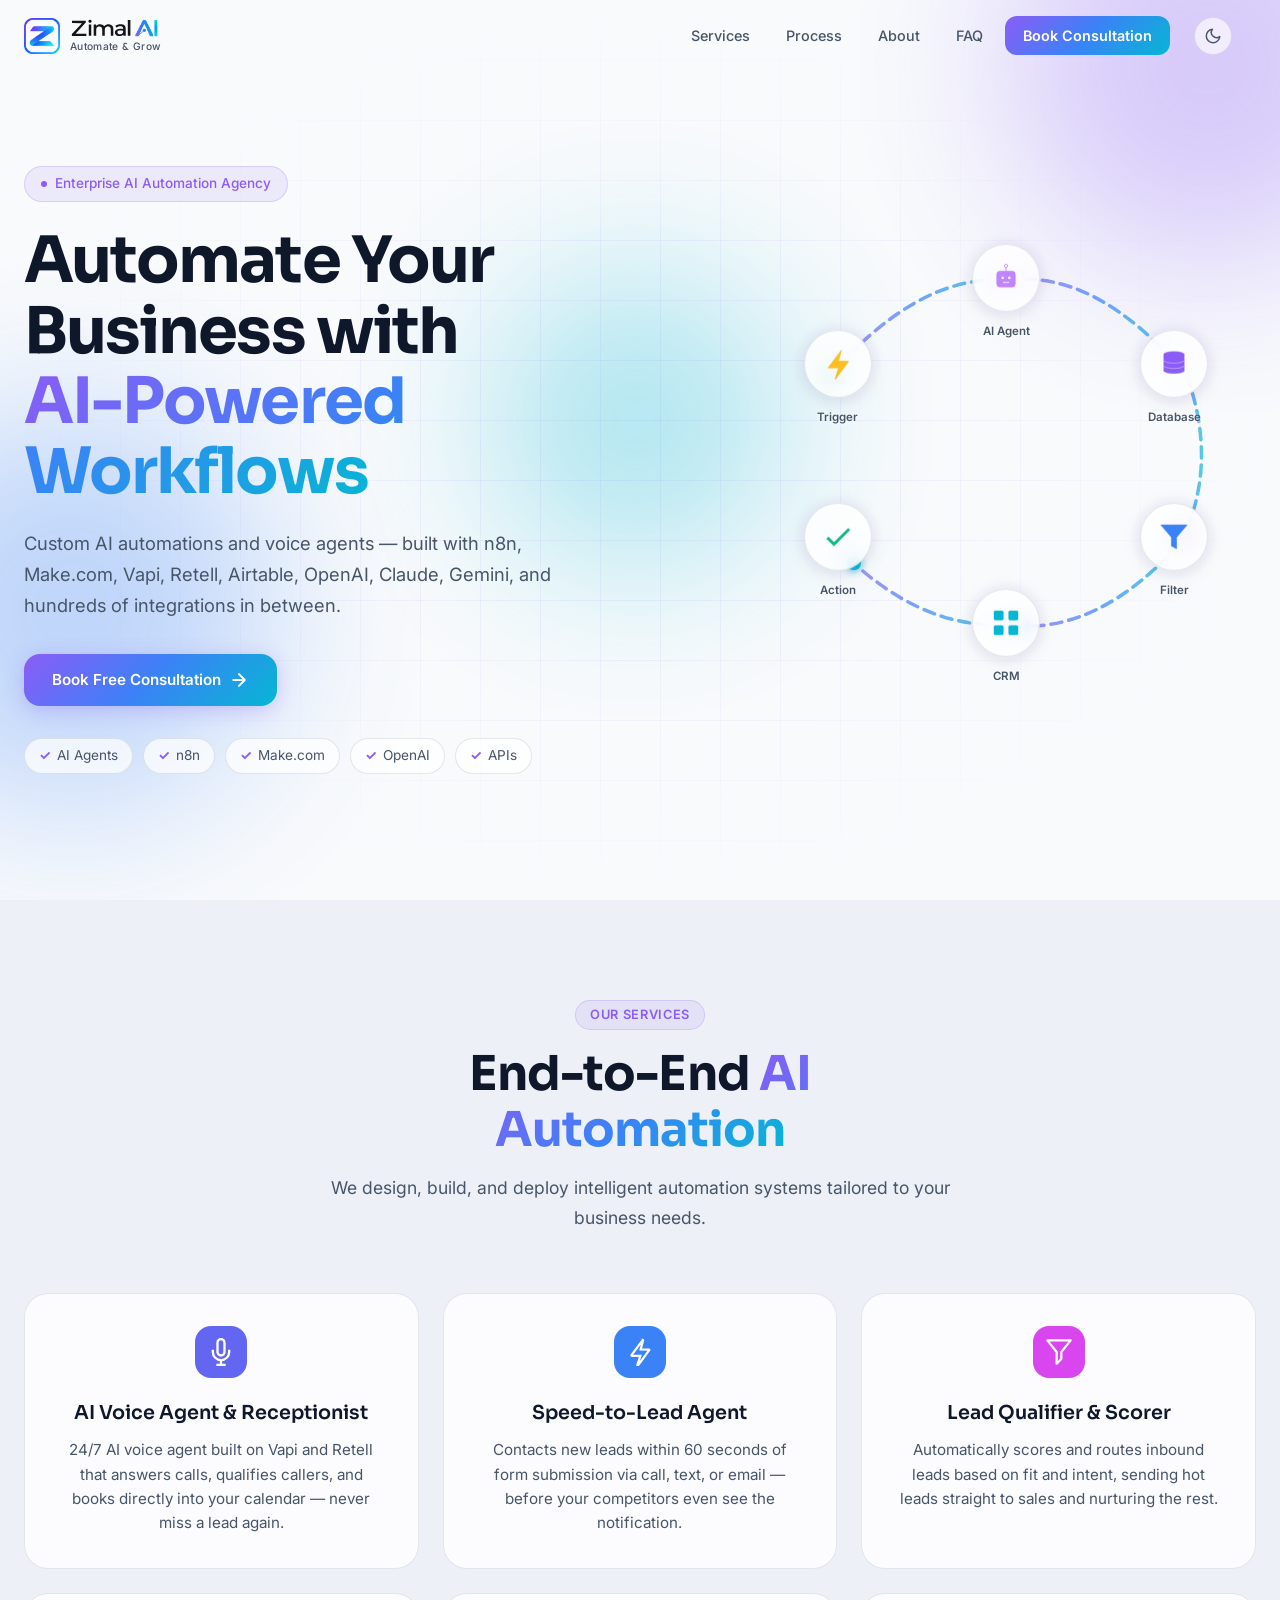
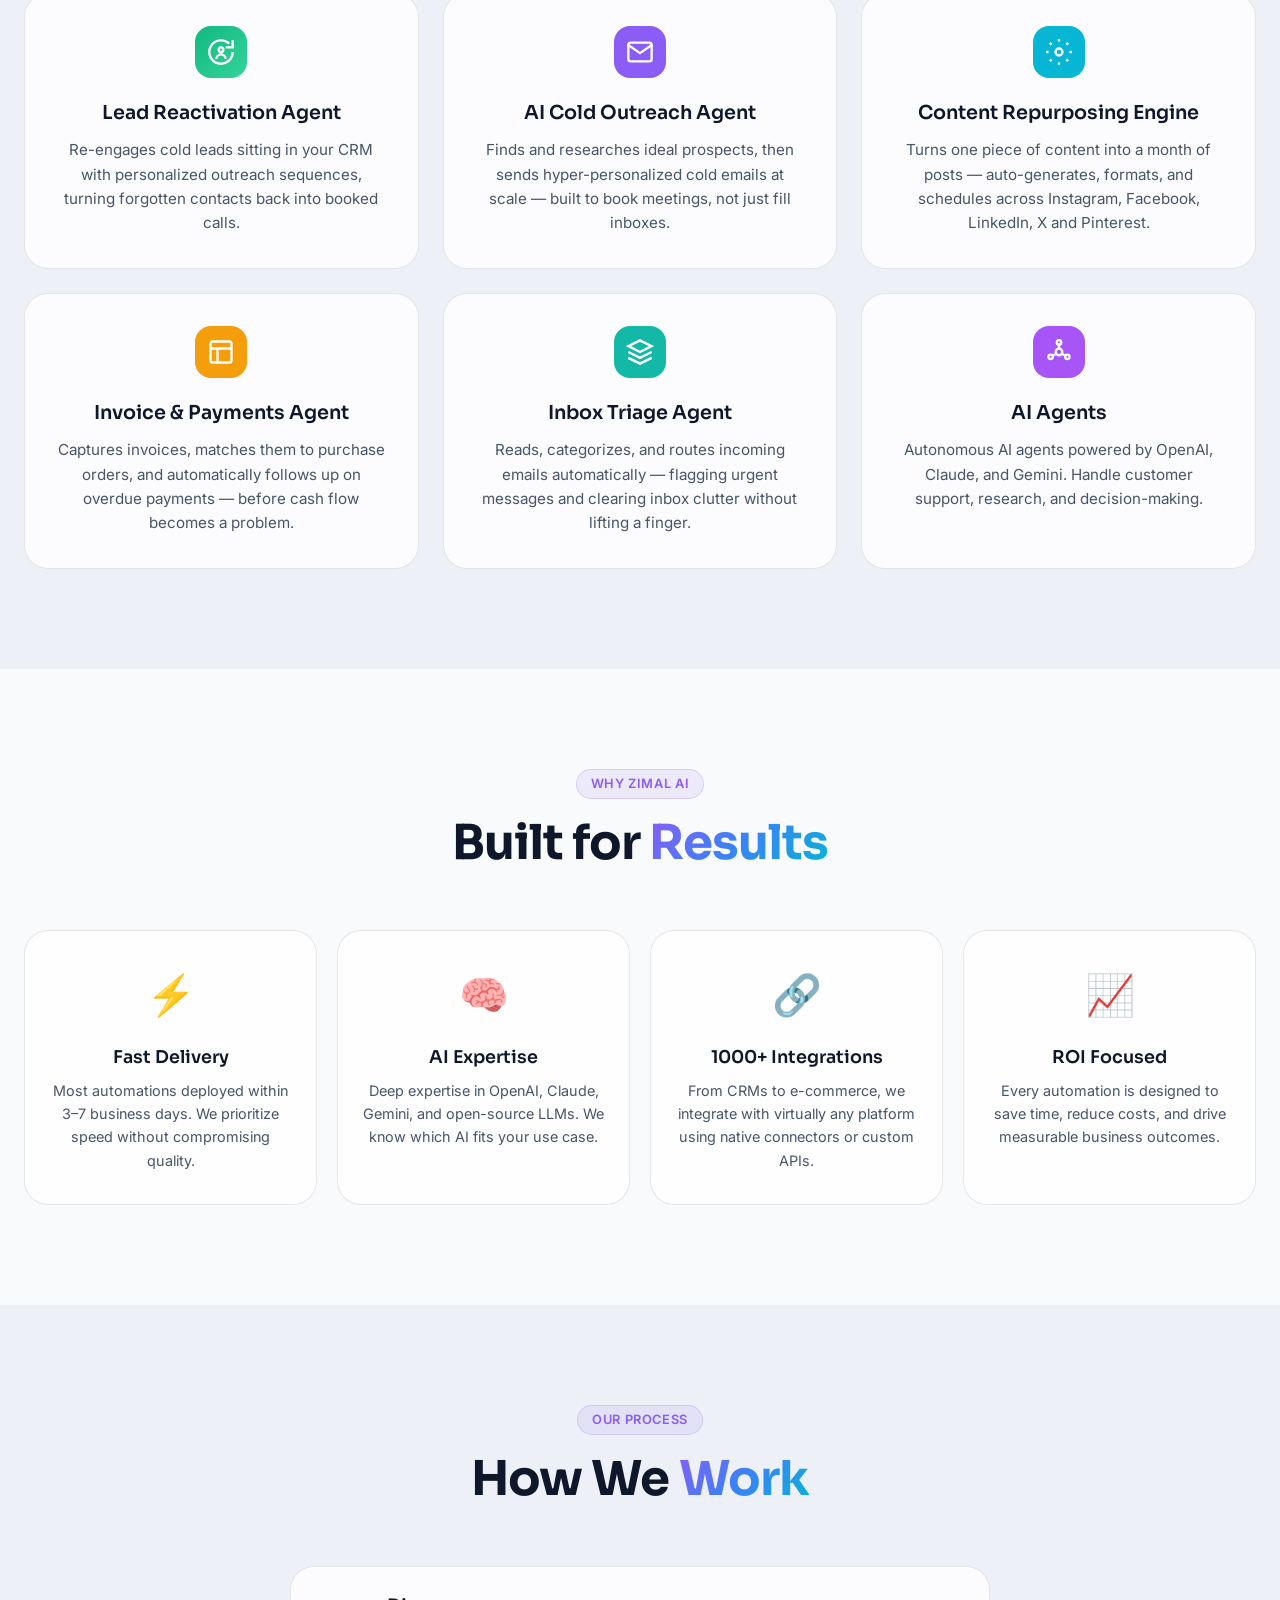
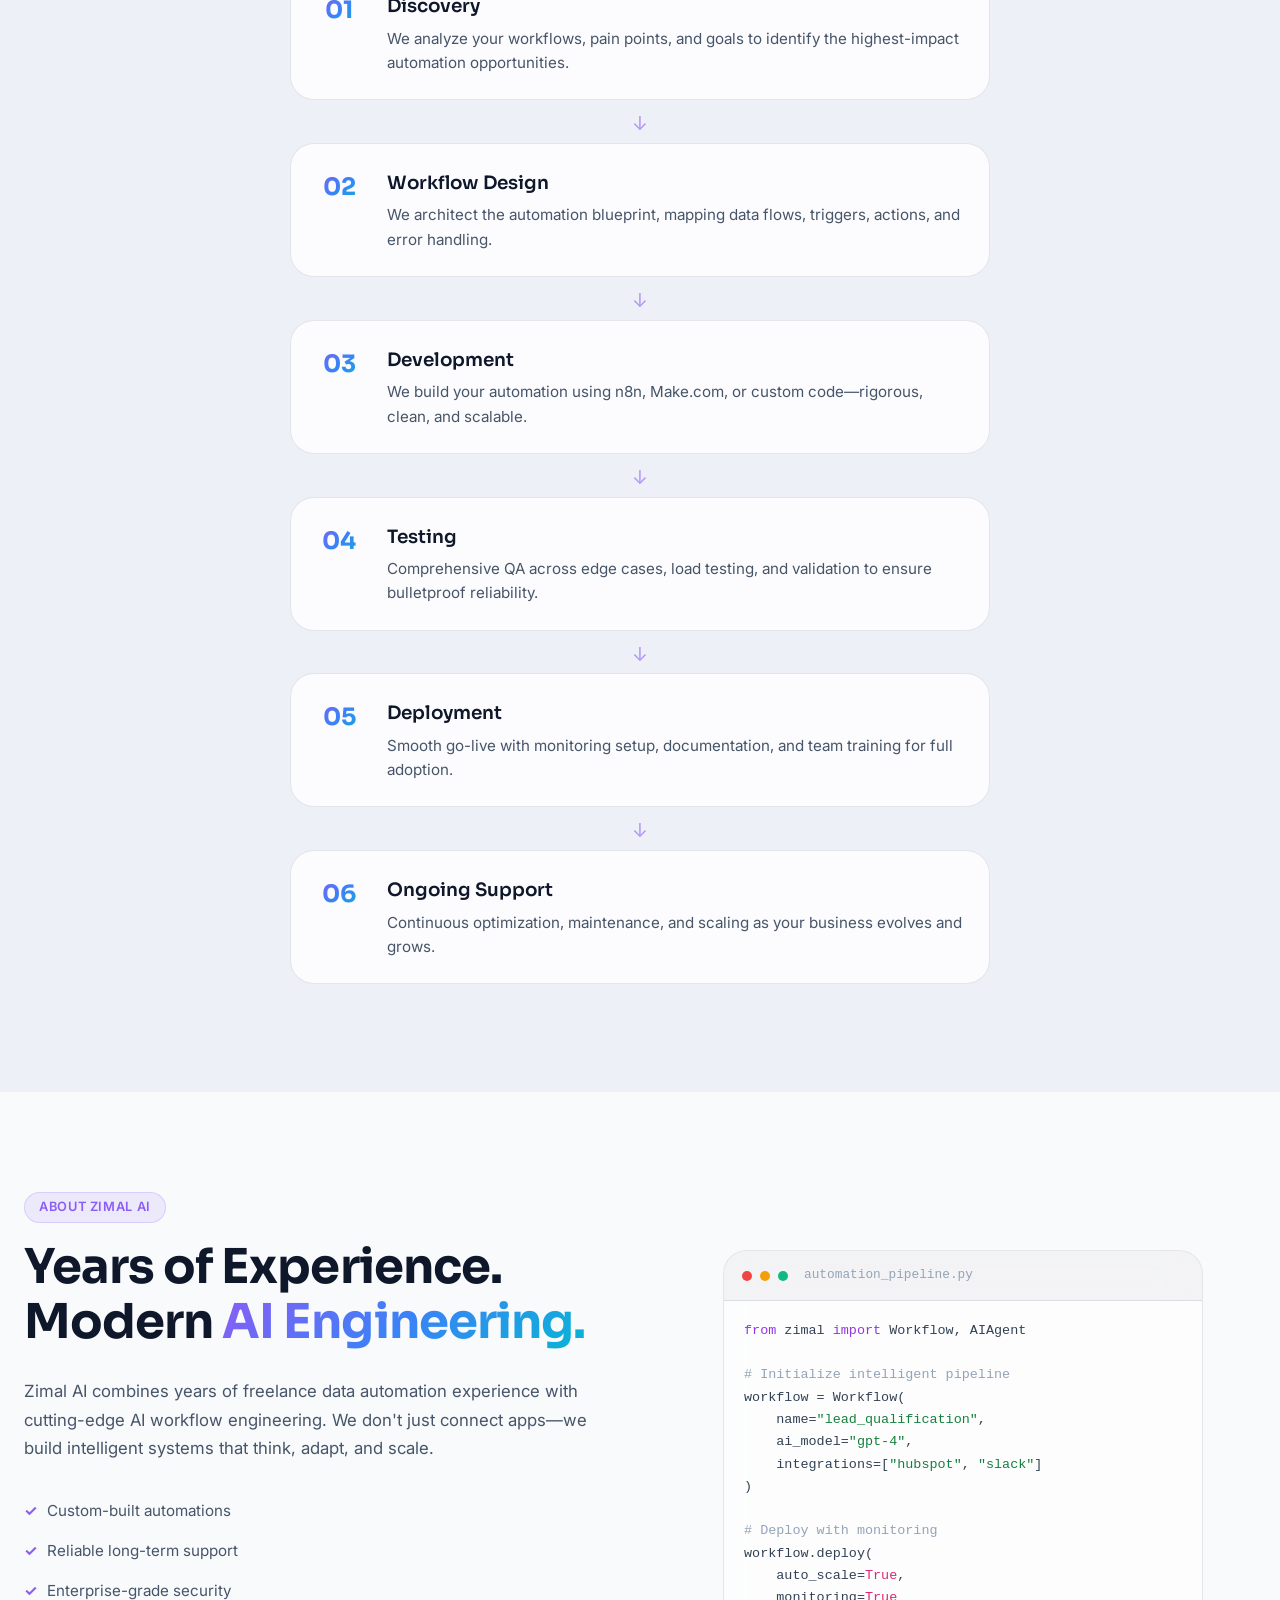
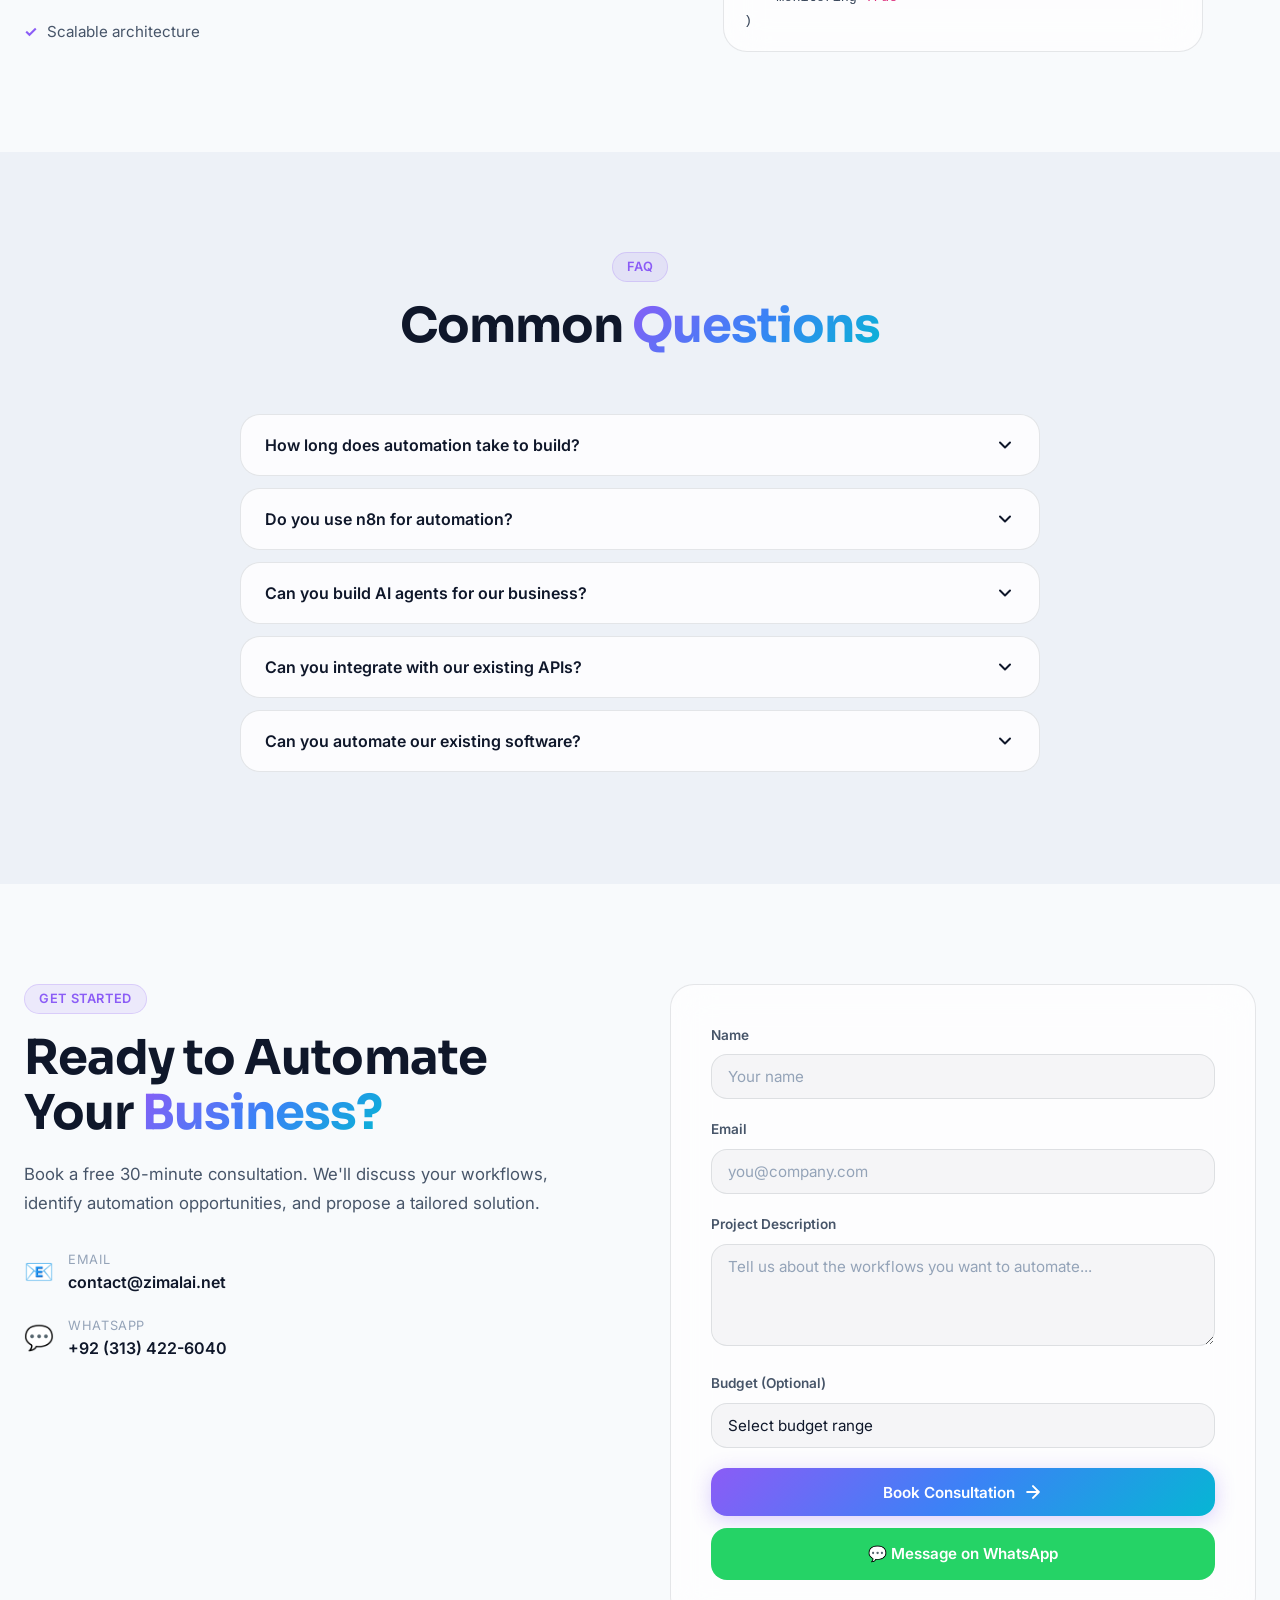
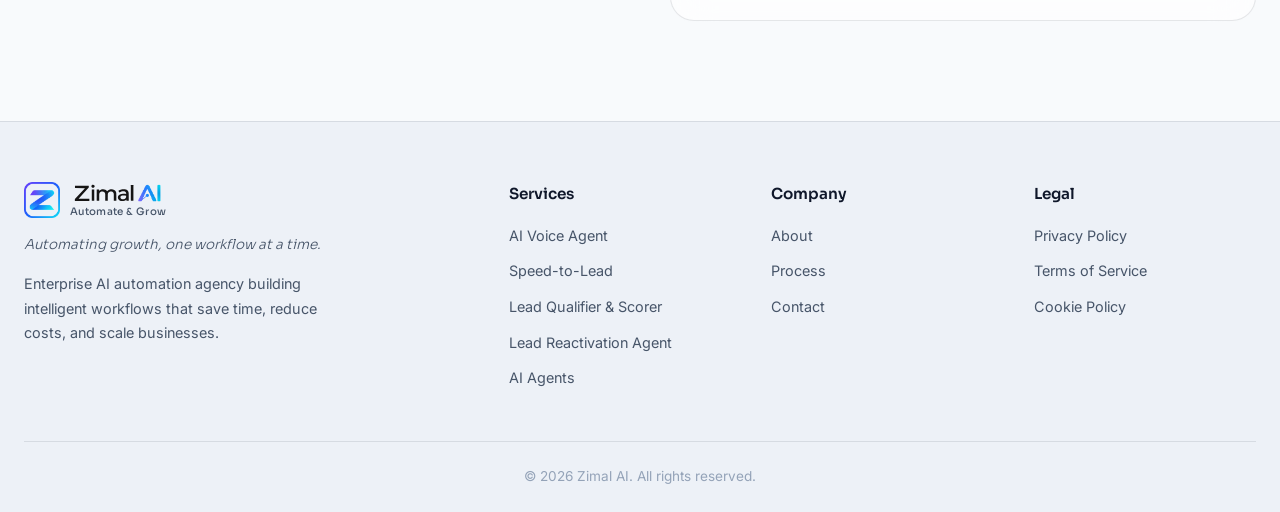
<file: index.html>
<!DOCTYPE html>
<html lang="en">
<head>
    <meta charset="UTF-8">
    <meta name="viewport" content="width=device-width, initial-scale=1.0">
    <script>
        /* Theme guard: only redirect when dark is EXPLICITLY stored.
           If storage is empty/unavailable (e.g. file://), stay on this page. */
        (function () {
            try {
                if (localStorage.getItem('zimal-theme') === 'dark') {
                    location.replace('dark-mode/index.html');
                }
            } catch (e) {}
        })();
    </script>

    <meta name="description" content="Zimal AI - Enterprise AI Automation Agency specializing in n8n, Make.com, AI Agents, and custom workflow automation.">
    <meta name="keywords" content="AI automation, n8n, Make.com, workflow automation, AI agents, API integration">
    <title>Zimal AI — Enterprise AI Automation Agency</title>
    <link rel="preconnect" href="https://fonts.googleapis.com">
    <link rel="preconnect" href="https://fonts.gstatic.com" crossorigin>
    <link href="https://fonts.googleapis.com/css2?family=Inter:wght@300;400;450;500;600;700;800;900&family=Sora:wght@400;500;600;700;800&family=Outfit:wght@400;500;600;700;800&display=swap" rel="stylesheet">
    <link rel="stylesheet" href="css/style.css">
    <link rel="icon" type="image/png" href="img/favicon.png?v=3">
</head>
<body>
    <!-- Navigation -->
    <nav class="navbar" id="navbar">
        <div class="nav-container">
            <a href="#" class="nav-logo">
                <img src="img/favicon.png" alt="Zimal AI icon" class="logo-icon-img">
                <div class="logo-text-group">
                    <img src="img/logo-icon.svg" alt="Zimal AI" class="logo-wordmark-img">
                    <span class="logo-tagline">Automate <span class="amp">&amp;</span> Grow</span>
                </div>
            </a>
            <div class="nav-links" id="navLinks">
                <a href="#services" class="nav-link">Services</a>
                <a href="#process" class="nav-link">Process</a>
                <a href="#about" class="nav-link">About</a>
                <a href="#faq" class="nav-link">FAQ</a>
                <a href="#contact" class="nav-link nav-cta">Book Consultation</a>
            </div>
            <div class="nav-actions">
                <button class="theme-toggle" id="themeToggle" aria-label="Switch to dark mode" title="Switch to dark mode">
                    <svg width="18" height="18" viewBox="0 0 24 24" fill="none" stroke="currentColor" stroke-width="2" stroke-linecap="round" stroke-linejoin="round"><path d="M21 12.79A9 9 0 1 1 11.21 3 7 7 0 0 0 21 12.79z"/></svg>
                </button>
                <button class="nav-toggle" id="navToggle" aria-label="Toggle navigation">
                    <span></span><span></span><span></span>
                </button>
            </div>
        </div>
    </nav>

    <!-- Hero Section -->
    <section class="hero" id="hero">
        <div class="hero-bg">
            <div class="gradient-orb orb-1"></div>
            <div class="gradient-orb orb-2"></div>
            <div class="gradient-orb orb-3"></div>
        </div>
        <div class="hero-grid"></div>
        <div class="container hero-container">
            <div class="hero-content">
                <div class="hero-badge" data-animate="fade-up">
                    <span class="badge-dot"></span>
                    Enterprise AI Automation Agency
                </div>
                <h1 class="hero-title" data-animate="fade-up" data-delay="100">
                    Automate Your Business with<br>
                    <span class="gradient-text">AI-Powered Workflows</span>
                </h1>
                <p class="hero-subtitle" data-animate="fade-up" data-delay="200">
                    Custom AI automations and voice agents — built with n8n, Make.com, Vapi, Retell, Airtable, OpenAI, Claude, Gemini, and hundreds of integrations in between.
                </p>
                <div class="hero-ctas" data-animate="fade-up" data-delay="300">
                    <a href="#contact" class="btn btn-primary">
                        <span>Book Free Consultation</span>
                        <svg width="20" height="20" viewBox="0 0 20 20" fill="none"><path d="M4.167 10h11.666m0 0L10 4.167M15.833 10L10 15.833" stroke="currentColor" stroke-width="2" stroke-linecap="round" stroke-linejoin="round"/></svg>
                    </a>
                </div>
                <div class="hero-badges" data-animate="fade-up" data-delay="400">
                    <div class="tech-badge"><span class="check">✓</span> AI Agents</div>
                    <div class="tech-badge"><span class="check">✓</span> n8n</div>
                    <div class="tech-badge"><span class="check">✓</span> Make.com</div>
                    <div class="tech-badge"><span class="check">✓</span> OpenAI</div>
                    <div class="tech-badge"><span class="check">✓</span> APIs</div>
                </div>
            </div>
            <div class="hero-visual" data-animate="fade-left" data-delay="200">
                <div class="workflow-canvas">
                    <!--
                    ════════════════════════════════════════════════════════════════
                    WORKFLOW COORDINATE SYSTEM  —  6 NODES  —  SVG viewBox 400×300
                    ════════════════════════════════════════════════════════════════
                    Node Centers (SVG x,y  →  CSS left%, top%):
                    ┌───────────┬─────────────┬────────────┬─────────────┐
                    │ Node      │ SVG (x,y)   │ CSS left%  │ CSS top%    │
                    ├───────────┼─────────────┼────────────┼─────────────┤
                    │ Trigger   │ (63.9,184.2)│ 15.97%     │ 61.40%      │
                    │ AI Agent  │ (130.7,67.8)│ 32.67%     │ 22.60%      │
                    │ Database  │ (270.3,42.1)│ 67.58%     │ 14.03%      │
                    │ Filter    │ (357.6,122.2)│ 89.40%    │ 40.73%      │
                    │ CRM       │ (307.8,231.5)│ 76.95%    │ 77.17%      │
                    │ Action    │ (146.7,250.8)│ 36.67%    │ 83.60%      │
                    └───────────┴─────────────┴────────────┴─────────────┘
                    NOTE: All coordinates rotated 10° clockwise around (200,150)
                    ════════════════════════════════════════════════════════════════
                    -->

                    <!-- Node 1: Trigger — Golden Yellow fill + hairline white outline -->
                    <div class="workflow-node node-trigger" data-node="1">
                        <div class="node-circle">
                            <svg width="32" height="32" viewBox="0 0 24 24" fill="#FBBF24" stroke="#FBBF24" stroke-width="0.3" stroke-linejoin="round">
                                <path d="M14.35 1.8 4.7 14.7a.34.34 0 0 0 .27.54h7.34l-2.62 7.91a.34.34 0 0 0 .61.25l9.61-12.97a.34.34 0 0 0-.27-.54l-7.09-.06 2.14-7.98a.34.34 0 0 0-.32-.32Z"/>
                            </svg>
                        </div>
                        <div class="node-label">Trigger</div>
                    </div>

                    <!-- Node 2: AI Agent — Clean robot face + hairline white outline -->
                    <div class="workflow-node node-ai" data-node="2">
                        <div class="node-circle">
                            <svg width="32" height="32" viewBox="0 0 24 24" fill="#C084FC" stroke="#C084FC" stroke-width="0.3" stroke-linejoin="round">
                                <!-- Antenna -->
                                <line x1="12" y1="3" x2="12" y2="7" stroke="#C084FC" stroke-width="0.6" stroke-linecap="round"/>
                                <circle cx="12" cy="3" r="1.2" fill="white" stroke="#C084FC" stroke-width="0.6"/>
                                <!-- Head -->
                                <rect x="5" y="7" width="14" height="12" rx="2.5"/>
                                <!-- Eyes (small, proportional) -->
                                <circle cx="9.5" cy="12" r="1" fill="white" stroke="none"/>
                                <circle cx="14.5" cy="12" r="1" fill="white" stroke="none"/>
                                <!-- Mouth (thin line) -->
                                <line x1="10" y1="15.5" x2="14" y2="15.5" stroke="white" stroke-width="0.6" stroke-linecap="round"/>
                            </svg>
                        </div>
                        <div class="node-label">AI Agent</div>
                    </div>

                    <!-- Node 3: Database — 4-stack cylinder + hairline white outline -->
                    <div class="workflow-node node-db" data-node="3">
                        <div class="node-circle">
                            <svg width="32" height="32" viewBox="0 0 24 24" fill="#8B5CF6" stroke="white" stroke-width="0.3" stroke-linejoin="round">
                                <!-- Top cap -->
                                <ellipse cx="12" cy="5" rx="8" ry="2.5"/>
                                <!-- Side outline -->
                                <path d="M4 5v12c0 1.38 3.58 2.5 8 2.5s8-1.12 8-2.5V5"/>
                                <!-- Stack lines -->
                                <path d="M4 9c0 1.38 3.58 2.5 8 2.5s8-1.12 8-2.5"/>
                                <path d="M4 13c0 1.38 3.58 2.5 8 2.5s8-1.12 8-2.5"/>
                                <path d="M4 17c0 1.38 3.58 2.5 8 2.5s8-1.12 8-2.5"/>
                            </svg>
                        </div>
                        <div class="node-label">Database</div>
                    </div>

                    <!-- Node 4: Filter — Blue fill + hairline white outline -->
                    <div class="workflow-node node-filter" data-node="4">
                        <div class="node-circle">
                            <svg width="32" height="32" viewBox="0 0 24 24" fill="#3B82F6" stroke="#3B82F6" stroke-width="0.3" stroke-linejoin="round">
                                <polygon points="22 3 2 3 10 12.46 10 19 14 21 14 12.46 22 3"/>
                            </svg>
                        </div>
                        <div class="node-label">Filter</div>
                    </div>

                    <!-- Node 5: CRM — Cyan fill + hairline white outline -->
                    <div class="workflow-node node-crm" data-node="5">
                        <div class="node-circle">
                            <svg width="32" height="32" viewBox="0 0 24 24" fill="#06B6D4" stroke="#06B6D4" stroke-width="0.3" stroke-linejoin="round">
                                <rect x="3" y="3" width="7" height="7" rx="1"/>
                                <rect x="14" y="3" width="7" height="7" rx="1"/>
                                <rect x="14" y="14" width="7" height="7" rx="1"/>
                                <rect x="3" y="14" width="7" height="7" rx="1"/>
                            </svg>
                        </div>
                        <div class="node-label">CRM</div>
                    </div>

                    <!-- Node 6: Action — Proper checkmark tick + hairline white outline -->
                    <div class="workflow-node node-action" data-node="6">
                        <div class="node-circle">
                            <svg width="32" height="32" viewBox="0 0 24 24" fill="#10B981" stroke="#10B981" stroke-width="0.3" stroke-linecap="round" stroke-linejoin="round">
                                <path d="M9 16.17L4.83 12l-1.42 1.41L9 19 21 7l-1.41-1.41L9 16.17z"/>
                            </svg>
                        </div>
                        <div class="node-label">Action</div>
                    </div>

                    <!-- SVG Connection Lines -->
                    <svg class="connection-lines" viewBox="0 0 400 300" preserveAspectRatio="xMidYMid meet">
                        <defs>
                            <linearGradient id="lineGrad" x1="0%" y1="0%" x2="100%" y2="0%">
                                <stop offset="0%" stop-color="#8B5CF6" stop-opacity="0.9"/>
                                <stop offset="50%" stop-color="#3B82F6" stop-opacity="0.95"/>
                                <stop offset="100%" stop-color="#06B6D4" stop-opacity="0.9"/>
                            </linearGradient>
                            <filter id="lineGlow" x="-50%" y="-50%" width="200%" height="200%">
                                <feGaussianBlur stdDeviation="3" result="blur"/>
                                <feMerge>
                                    <feMergeNode in="blur"/>
                                    <feMergeNode in="SourceGraphic"/>
                                </feMerge>
                            </filter>
                        </defs>

                        <!-- 1. Trigger(63.9,184.2) → AI Agent(130.7,67.8) -->
                        <path class="conn-line" d="M70,99 Q136,21 200,26" />

                        <!-- 2. AI Agent(130.7,67.8) → Database(270.3,42.1) -->
                        <path class="conn-line" d="M200,26 Q264,17 329.1,94" />

                        <!-- 3. Database(270.3,42.1) → Filter(357.6,122.2) -->
                        <path class="conn-line" d="M329.1,94 Q352,157.5 325.1,213" />

                        <!-- 4. Filter(357.6,122.2) → CRM(307.8,231.5) -->
                        <path class="conn-line" d="M325.1,213 Q264,281 200,272" />

                        <!-- 5. CRM(307.8,231.5) → Action(146.7,250.8) -->
                        <path class="conn-line" d="M200,272 Q136,275 79,216" />

                        <!-- Animated Data Packets -->
                        <circle class="data-packet" r="5" fill="#10B981" filter="url(#lineGlow)">
                            <animateMotion dur="2.0s" repeatCount="indefinite" path="M70,99 Q136,21 200,26"/>
                        </circle>
                        <circle class="data-packet" r="5" fill="#C084FC" filter="url(#lineGlow)">
                            <animateMotion dur="2.1s" repeatCount="indefinite" path="M200,26 Q264,17 329.1,94"/>
                        </circle>
                        <circle class="data-packet" r="5" fill="#8B5CF6" filter="url(#lineGlow)">
                            <animateMotion dur="2.2s" repeatCount="indefinite" path="M329.1,94 Q352,157.5 325.1,213"/>
                        </circle>
                        <circle class="data-packet" r="5" fill="#3B82F6" filter="url(#lineGlow)">
                            <animateMotion dur="2.3s" repeatCount="indefinite" path="M325.1,213 Q264,281 200,272"/>
                        </circle>
                        <circle class="data-packet" r="5" fill="#06B6D4" filter="url(#lineGlow)">
                            <animateMotion dur="2.4s" repeatCount="indefinite" path="M200,272 Q136,275 79,216"/>
                        </circle>
                    </svg>
                </div>
            </div>
        </div>
    </section>

    <!-- Services Section -->
    <section class="services" id="services">
        <div class="container">
            <div class="section-header" data-animate="fade-up">
                <span class="section-tag">Our Services</span>
                <h2 class="section-title">End-to-End <span class="gradient-text">AI Automation</span></h2>
                <p class="section-subtitle">We design, build, and deploy intelligent automation systems tailored to your business needs.</p>
            </div>
            <div class="services-grid">
                <div class="service-card" data-animate="fade-up" data-delay="0">
                    <div class="service-icon" style="background: linear-gradient(135deg, #6366F1 0%, #6366F1 100%);">
                        <svg width="28" height="28" viewBox="0 0 24 24" fill="none" stroke="white" stroke-width="2"><path d="M12 1a3 3 0 0 0-3 3v8a3 3 0 0 0 6 0V4a3 3 0 0 0-3-3z"/><path d="M19 10v2a7 7 0 0 1-14 0v-2"/><line x1="12" y1="19" x2="12" y2="23"/><line x1="8" y1="23" x2="16" y2="23"/></svg>
                    </div>
                    <h3>AI Voice Agent & Receptionist</h3>
                    <p>24/7 AI voice agent built on Vapi and Retell that answers calls, qualifies callers, and books directly into your calendar — never miss a lead again.</p>
                </div>
                <div class="service-card" data-animate="fade-up" data-delay="100">
                    <div class="service-icon" style="background: linear-gradient(135deg, #3B82F6 0%, #3B82F6 100%);">
                        <svg width="28" height="28" viewBox="0 0 24 24" fill="none" stroke="white" stroke-width="1.9"><path d="M14.35 1.8 4.7 14.7a.34.34 0 0 0 .27.54h7.34l-2.62 7.91a.34.34 0 0 0 .61.25l9.61-12.97a.34.34 0 0 0-.27-.54l-7.09-.06 2.14-7.98a.34.34 0 0 0-.32-.32Z"/></svg>
                    </div>
                    <h3>Speed-to-Lead Agent</h3>
                    <p>Contacts new leads within 60 seconds of form submission via call, text, or email — before your competitors even see the notification.</p>
                </div>
                <div class="service-card" data-animate="fade-up" data-delay="200">
                    <div class="service-icon" style="background: linear-gradient(135deg, #D946EF 0%, #D946EF 100%);">
                        <svg width="28" height="28" viewBox="0 0 24 24" fill="none" stroke="white" stroke-width="1.9" stroke-linecap="round" stroke-linejoin="round"><path d="M2 2h20l-8 10v6l-4 4v-10L2 2z"/></svg>
                    </div>
                    <h3>Lead Qualifier & Scorer</h3>
                    <p>Automatically scores and routes inbound leads based on fit and intent, sending hot leads straight to sales and nurturing the rest.</p>
                </div>
                <div class="service-card" data-animate="fade-up" data-delay="300">
                    <div class="service-icon" style="background: linear-gradient(135deg, #10B981 0%, #34D399 100%);">
                        <svg width="28" height="28" viewBox="0 0 24 24" fill="none" stroke="white" stroke-width="2"><path d="M22 12a10 10 0 1 1-2.93-7.07"/><path d="M22 2v6h-6"/><circle cx="12" cy="10" r="2"/><path d="M8 18a4 4 0 0 1 8 0"/></svg>
                    </div>
                    <h3>Lead Reactivation Agent</h3>
                    <p>Re-engages cold leads sitting in your CRM with personalized outreach sequences, turning forgotten contacts back into booked calls.</p>
                </div>
                <div class="service-card" data-animate="fade-up" data-delay="400">
                    <div class="service-icon" style="background: linear-gradient(135deg, #8B5CF6 0%, #8B5CF6 100%);">
                        <svg width="28" height="28" viewBox="0 0 24 24" fill="none" stroke="white" stroke-width="2" stroke-linecap="round" stroke-linejoin="round"><rect x="2" y="4" width="20" height="16" rx="2"/><path d="m2 6 10 7L22 6"/></svg>
                    </div>
                    <h3>AI Cold Outreach Agent</h3>
                    <p>Finds and researches ideal prospects, then sends hyper-personalized cold emails at scale — built to book meetings, not just fill inboxes.</p>
                </div>
                <div class="service-card" data-animate="fade-up" data-delay="500">
                    <div class="service-icon" style="background: linear-gradient(135deg, #06B6D4 0%, #06B6D4 100%);">
                        <svg width="28" height="28" viewBox="0 0 24 24" fill="none" stroke="white" stroke-width="2"><circle cx="12" cy="12" r="3"/><path d="M12 1v2m0 18v2M4.22 4.22l1.42 1.42m12.72 12.72l1.42 1.42M1 12h2m18 0h2M4.22 19.78l1.42-1.42M18.36 5.64l1.42-1.42"/></svg>
                    </div>
                    <h3>Content Repurposing Engine</h3>
                    <p>Turns one piece of content into a month of posts — auto-generates, formats, and schedules across Instagram, Facebook, LinkedIn, X and Pinterest.</p>
                </div>
                <div class="service-card" data-animate="fade-up" data-delay="500">
                    <div class="service-icon" style="background: linear-gradient(135deg, #F59E0B 0%, #F59E0B 100%);">
                        <svg width="28" height="28" viewBox="0 0 24 24" fill="none" stroke="white" stroke-width="2"><rect x="3" y="3" width="18" height="18" rx="2"/><path d="M3 9h18"/><path d="M9 21V9"/></svg>
                    </div>
                    <h3>Invoice & Payments Agent</h3>
                    <p>Captures invoices, matches them to purchase orders, and automatically follows up on overdue payments — before cash flow becomes a problem.</p>
                </div>
                <div class="service-card" data-animate="fade-up" data-delay="500">
                    <div class="service-icon" style="background: linear-gradient(135deg, #14B8A6 0%, #14B8A6 100%);">
                        <svg width="28" height="28" viewBox="0 0 24 24" fill="none" stroke="white" stroke-width="2"><path d="M12 2L2 7l10 5 10-5-10-5z"/><path d="M2 17l10 5 10-5"/><path d="M2 12l10 5 10-5"/></svg>
                    </div>
                    <h3>Inbox Triage Agent</h3>
                    <p>Reads, categorizes, and routes incoming emails automatically — flagging urgent messages and clearing inbox clutter without lifting a finger.</p>
                </div>
                <div class="service-card" data-animate="fade-up" data-delay="500">
                    <div class="service-icon" style="background: linear-gradient(135deg, #A855F7 0%, #A855F7 100%);">
                        <svg width="28" height="28" viewBox="0 0 24 24" fill="none" stroke="white" stroke-width="2" stroke-linecap="round" stroke-linejoin="round"><circle cx="12" cy="12" r="2.85"/><circle cx="12" cy="3.75" r="1.9"/><circle cx="4.85" cy="16.15" r="1.9"/><circle cx="19.15" cy="16.15" r="1.9"/><path d="M12 9.15V5.65M9.55 13.45l-2.8 1.65M14.45 13.45l2.8 1.65"/></svg>
                    </div>
                    <h3>AI Agents</h3>
                    <p>Autonomous AI agents powered by OpenAI, Claude, and Gemini. Handle customer support, research, and decision-making.</p>
                </div>
            </div>
        </div>
    </section>

    <!-- Why Choose Us -->
    <section class="why-us" id="why-us">
        <div class="container">
            <div class="section-header" data-animate="fade-up">
                <span class="section-tag">Why Zimal AI</span>
                <h2 class="section-title">Built for <span class="gradient-text">Results</span></h2>
            </div>
            <div class="why-grid">
                <div class="why-card" data-animate="fade-up" data-delay="0">
                    <div class="why-icon">⚡</div>
                    <h3>Fast Delivery</h3>
                    <p>Most automations deployed within 3–7 business days. We prioritize speed without compromising quality.</p>
                </div>
                <div class="why-card" data-animate="fade-up" data-delay="100">
                    <div class="why-icon">🧠</div>
                    <h3>AI Expertise</h3>
                    <p>Deep expertise in OpenAI, Claude, Gemini, and open-source LLMs. We know which AI fits your use case.</p>
                </div>
                <div class="why-card" data-animate="fade-up" data-delay="200">
                    <div class="why-icon">🔗</div>
                    <h3>1000+ Integrations</h3>
                    <p>From CRMs to e-commerce, we integrate with virtually any platform using native connectors or custom APIs.</p>
                </div>
                <div class="why-card" data-animate="fade-up" data-delay="300">
                    <div class="why-icon">📈</div>
                    <h3>ROI Focused</h3>
                    <p>Every automation is designed to save time, reduce costs, and drive measurable business outcomes.</p>
                </div>
            </div>
        </div>
    </section>

    <!-- Process Section -->
    <section class="process" id="process">
        <div class="container">
            <div class="section-header" data-animate="fade-up">
                <span class="section-tag">Our Process</span>
                <h2 class="section-title">How We <span class="gradient-text">Work</span></h2>
            </div>
            <div class="process-timeline">
                <div class="process-step" data-animate="fade-up" data-delay="0">
                    <div class="step-number">01</div>
                    <div class="step-content">
                        <h3>Discovery</h3>
                        <p>We analyze your workflows, pain points, and goals to identify the highest-impact automation opportunities.</p>
                    </div>
                </div>
                <div class="process-arrow">↓</div>
                <div class="process-step" data-animate="fade-up" data-delay="100">
                    <div class="step-number">02</div>
                    <div class="step-content">
                        <h3>Workflow Design</h3>
                        <p>We architect the automation blueprint, mapping data flows, triggers, actions, and error handling.</p>
                    </div>
                </div>
                <div class="process-arrow">↓</div>
                <div class="process-step" data-animate="fade-up" data-delay="200">
                    <div class="step-number">03</div>
                    <div class="step-content">
                        <h3>Development</h3>
                        <p>We build your automation using n8n, Make.com, or custom code—rigorous, clean, and scalable.</p>
                    </div>
                </div>
                <div class="process-arrow">↓</div>
                <div class="process-step" data-animate="fade-up" data-delay="300">
                    <div class="step-number">04</div>
                    <div class="step-content">
                        <h3>Testing</h3>
                        <p>Comprehensive QA across edge cases, load testing, and validation to ensure bulletproof reliability.</p>
                    </div>
                </div>
                <div class="process-arrow">↓</div>
                <div class="process-step" data-animate="fade-up" data-delay="400">
                    <div class="step-number">05</div>
                    <div class="step-content">
                        <h3>Deployment</h3>
                        <p>Smooth go-live with monitoring setup, documentation, and team training for full adoption.</p>
                    </div>
                </div>
                <div class="process-arrow">↓</div>
                <div class="process-step" data-animate="fade-up" data-delay="500">
                    <div class="step-number">06</div>
                    <div class="step-content">
                        <h3>Ongoing Support</h3>
                        <p>Continuous optimization, maintenance, and scaling as your business evolves and grows.</p>
                    </div>
                </div>
            </div>
        </div>
    </section>

    <!-- About Section -->
    <section class="about" id="about">
        <div class="container">
            <div class="about-grid">
                <div class="about-content" data-animate="fade-right">
                    <span class="section-tag">About Zimal AI</span>
                    <h2 class="section-title">Years of Experience.<br>Modern <span class="gradient-text">AI Engineering.</span></h2>
                    <p>Zimal AI combines years of freelance data automation experience with cutting-edge AI workflow engineering. We don't just connect apps—we build intelligent systems that think, adapt, and scale.</p>
                    <ul class="about-features">
                        <li><span class="feature-check">✓</span> Custom-built automations</li>
                        <li><span class="feature-check">✓</span> Reliable long-term support</li>
                        <li><span class="feature-check">✓</span> Enterprise-grade security</li>
                        <li><span class="feature-check">✓</span> Scalable architecture</li>
                    </ul>
                </div>
                <div class="about-visual" data-animate="fade-left">
                    <div class="about-card glass">
                        <div class="about-card-header">
                            <div class="dot red"></div>
                            <div class="dot yellow"></div>
                            <div class="dot green"></div>
                            <span class="about-card-title">automation_pipeline.py</span>
                        </div>
                        <pre class="code-block"><code><span class="code-keyword">from</span> zimal <span class="code-keyword">import</span> Workflow, AIAgent

<span class="code-comment"># Initialize intelligent pipeline</span>
workflow = Workflow(
    name=<span class="code-string">"lead_qualification"</span>,
    ai_model=<span class="code-string">"gpt-4"</span>,
    integrations=[<span class="code-string">"hubspot"</span>, <span class="code-string">"slack"</span>]
)

<span class="code-comment"># Deploy with monitoring</span>
workflow.deploy(
    auto_scale=<span class="code-bool">True</span>,
    monitoring=<span class="code-bool">True</span>
)</code></pre>
                    </div>
                </div>
            </div>
        </div>
    </section>

    <!-- FAQ Section -->
    <section class="faq" id="faq">
        <div class="container">
            <div class="section-header" data-animate="fade-up">
                <span class="section-tag">FAQ</span>
                <h2 class="section-title">Common <span class="gradient-text">Questions</span></h2>
            </div>
            <div class="faq-list" data-animate="fade-up">
                <div class="faq-item">
                    <button class="faq-question" aria-expanded="false">
                        <span>How long does automation take to build?</span>
                        <svg class="faq-icon" width="20" height="20" viewBox="0 0 20 20" fill="none"><path d="M5 7.5l5 5 5-5" stroke="currentColor" stroke-width="2" stroke-linecap="round" stroke-linejoin="round"/></svg>
                    </button>
                    <div class="faq-answer">
                        <p>Most standard automations are delivered within 3–7 business days. Complex enterprise workflows with multiple integrations may take 1–2 weeks. We provide a detailed timeline during our discovery call.</p>
                    </div>
                </div>
                <div class="faq-item">
                    <button class="faq-question" aria-expanded="false">
                        <span>Do you use n8n for automation?</span>
                        <svg class="faq-icon" width="20" height="20" viewBox="0 0 20 20" fill="none"><path d="M5 7.5l5 5 5-5" stroke="currentColor" stroke-width="2" stroke-linecap="round" stroke-linejoin="round"/></svg>
                    </button>
                    <div class="faq-answer">
                        <p>Yes, n8n is one of our primary tools. We also work with Make.com, Zapier, and custom Python/Node.js solutions depending on your requirements, data privacy needs, and scalability goals.</p>
                    </div>
                </div>
                <div class="faq-item">
                    <button class="faq-question" aria-expanded="false">
                        <span>Can you build AI agents for our business?</span>
                        <svg class="faq-icon" width="20" height="20" viewBox="0 0 20 20" fill="none"><path d="M5 7.5l5 5 5-5" stroke="currentColor" stroke-width="2" stroke-linecap="round" stroke-linejoin="round"/></svg>
                    </button>
                    <div class="faq-answer">
                        <p>Absolutely. We build AI agents using OpenAI, Claude, Gemini, and open-source models. These agents can handle customer support, data research, content generation, decision-making, and more.</p>
                    </div>
                </div>
                <div class="faq-item">
                    <button class="faq-question" aria-expanded="false">
                        <span>Can you integrate with our existing APIs?</span>
                        <svg class="faq-icon" width="20" height="20" viewBox="0 0 20 20" fill="none"><path d="M5 7.5l5 5 5-5" stroke="currentColor" stroke-width="2" stroke-linecap="round" stroke-linejoin="round"/></svg>
                    </button>
                    <div class="faq-answer">
                        <p>Yes, we integrate with REST APIs, GraphQL, webhooks, and SOAP services. Whether you have a custom internal API or need to connect to third-party services, we handle the full integration.</p>
                    </div>
                </div>
                <div class="faq-item">
                    <button class="faq-question" aria-expanded="false">
                        <span>Can you automate our existing software?</span>
                        <svg class="faq-icon" width="20" height="20" viewBox="0 0 20 20" fill="none"><path d="M5 7.5l5 5 5-5" stroke="currentColor" stroke-width="2" stroke-linecap="round" stroke-linejoin="round"/></svg>
                    </button>
                    <div class="faq-answer">
                        <p>Most likely yes. If your software has an API, webhook support, or integration capabilities, we can automate it. For legacy systems without APIs, we can explore RPA (Robotic Process Automation) solutions.</p>
                    </div>
                </div>
            </div>
        </div>
    </section>

    <!-- Contact Section -->
    <section class="contact" id="contact">
        <div class="container">
            <div class="contact-wrapper">
                <div class="contact-content" data-animate="fade-right">
                    <span class="section-tag">Get Started</span>
                    <h2 class="section-title">Ready to Automate<br>Your <span class="gradient-text">Business?</span></h2>
                    <p>Book a free 30-minute consultation. We'll discuss your workflows, identify automation opportunities, and propose a tailored solution.</p>
                    <div class="contact-info">
                        <div class="contact-item">
                            <div class="contact-icon">📧</div>
                            <div>
                                <div class="contact-label">Email</div>
                                <div class="contact-value">contact@zimalai.net</div>
                            </div>
                        </div>
                        <div class="contact-item">
                            <div class="contact-icon">💬</div>
                            <div>
                                <div class="contact-label">WhatsApp</div>
                                <div class="contact-value">+92 (313) 422-6040</div>
                            </div>
                        </div>
                    </div>
                </div>
                <div class="contact-form-wrapper" data-animate="fade-left">
                    <form
                        class="contact-form glass"
                        id="contactForm"
                        action="/api/contact"
                        method="POST"
                    >
                        <div style="position:absolute;left:-10000px;width:1px;height:1px;overflow:hidden;"
                             aria-hidden="true">
                            <label for="website">Leave this field empty</label>
                            <input type="text"
                                   id="website"
                                   name="website"
                                   tabindex="-1"
                                   autocomplete="off">
                        </div>
                        <div class="form-group">
                            <label for="name">Name</label>
                            <input type="text" id="name" name="name" placeholder="Your name" required>
                        </div>
                        <div class="form-group">
                            <label for="email">Email</label>
                            <input type="email" id="email" name="email" placeholder="you@company.com" required>
                        </div>
                        <div class="form-group">
                            <label for="project">Project Description</label>
                            <textarea id="project" name="project" rows="4" placeholder="Tell us about the workflows you want to automate..." required></textarea>
                        </div>
                        <div class="form-group">
                            <label for="budget">Budget (Optional)</label>
                            <select id="budget" name="budget">
                                <option value="">Select budget range</option>
                                <option value="under-1k">Under $1,000</option>
                                <option value="1k-3k">$1,000 – $3,000</option>
                                <option value="3k-5k">$3,000 – $5,000</option>
                                <option value="5k+">$5,000+</option>
                                <option value="unsure">Not sure — Need an estimate</option>
                            </select>
                        </div>
                        <div class="form-actions">
                            <button type="submit" class="btn btn-primary btn-full">
                                <span>Book Consultation</span>
                                <svg width="20" height="20" viewBox="0 0 20 20" fill="none"><path d="M4.167 10h11.666m0 0L10 4.167M15.833 10L10 15.833" stroke="currentColor" stroke-width="2" stroke-linecap="round" stroke-linejoin="round"/></svg>
                            </button>
                            <a href="https://wa.me/15550000000" class="btn btn-whatsapp btn-full" target="_blank" rel="noopener">
                                <span>💬 Message on WhatsApp</span>
                            </a>
                        </div>
                    </form>
                </div>
            </div>
        </div>
    </section>

    <!-- Footer -->
    <footer class="footer">
        <div class="container">
            <div class="footer-grid">
                <div class="footer-brand">
                    <a href="#" class="footer-logo">
                        <img src="img/favicon.png" alt="Zimal AI icon" class="logo-icon-img">
                        <div class="logo-text-group">
                            <img src="img/logo-icon.svg" alt="Zimal AI" class="logo-wordmark-img">
                            <span class="logo-tagline">Automate <span class="amp">&amp;</span> Grow</span>
                        </div>
                    </a>
                    <p class="footer-tagline">Automating growth, one workflow at a time.</p>
                    <p class="footer-desc">Enterprise AI automation agency building intelligent workflows that save time, reduce costs, and scale businesses.</p>
                </div>
                <div class="footer-links-col">
                    <h4>Services</h4>
                    <ul>
                        <li><a href="#services">AI Voice Agent</a></li>
                        <li><a href="#services">Speed-to-Lead</a></li>
                        <li><a href="#services">Lead Qualifier & Scorer</a></li>
                        <li><a href="#services">Lead Reactivation Agent</a></li>
                        <li><a href="#services">AI Agents</a></li>
                    </ul>
                </div>
                <div class="footer-links-col">
                    <h4>Company</h4>
                    <ul>
                        <li><a href="#about">About</a></li>
                        <li><a href="#process">Process</a></li>
                        <li><a href="#contact">Contact</a></li>
                    </ul>
                </div>
                <div class="footer-links-col">
                    <h4>Legal</h4>
                    <ul>
                        <li><a href="#">Privacy Policy</a></li>
                        <li><a href="#">Terms of Service</a></li>
                        <li><a href="#">Cookie Policy</a></li>
                    </ul>
                </div>
            </div>
            <div class="footer-bottom">
                <p>© 2026 Zimal AI. All rights reserved.</p>
            </div>
        </div>
    </footer>

    <!-- Toast Notification -->
    <div class="toast" id="toast">
        <div class="toast-content">
            <span class="toast-icon">✓</span>
            <span class="toast-message">Message sent successfully!</span>
        </div>
    </div>

    <script src="js/main.js"></script>
</body>
</html>
</file>
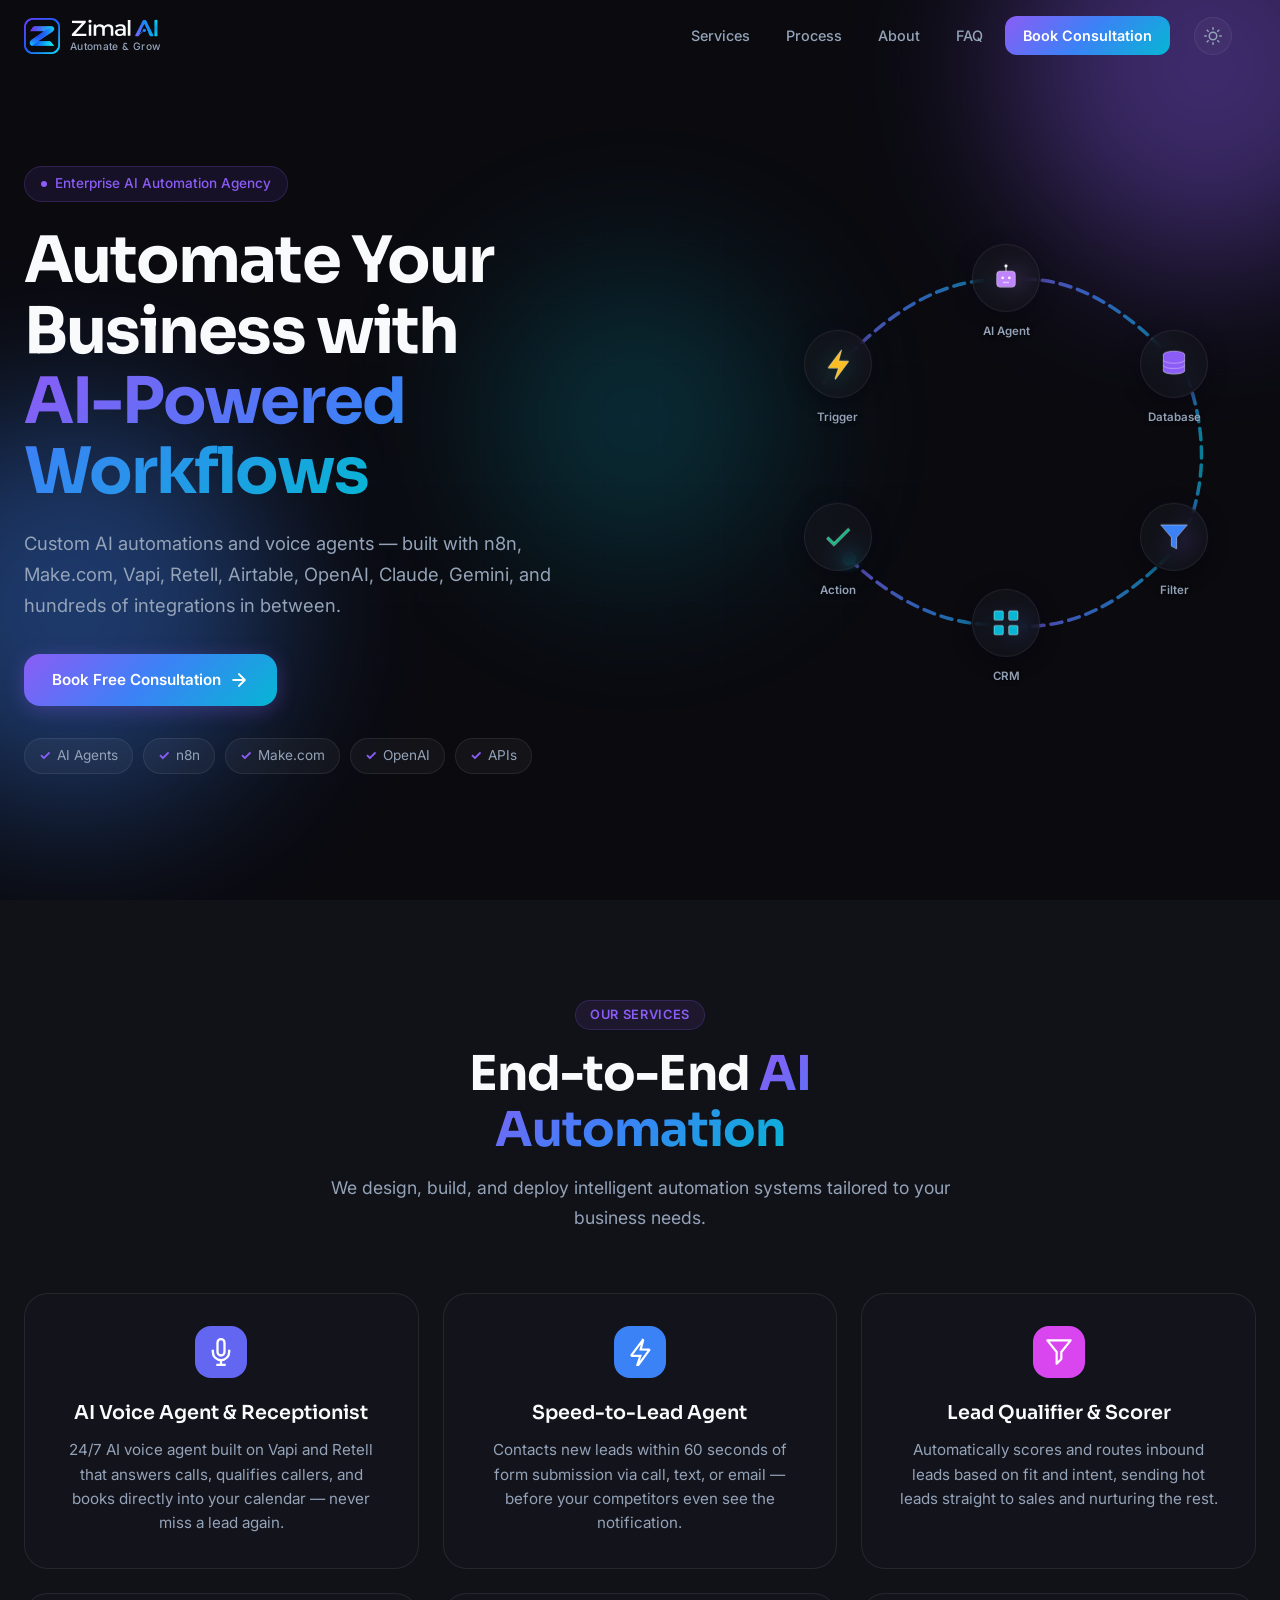
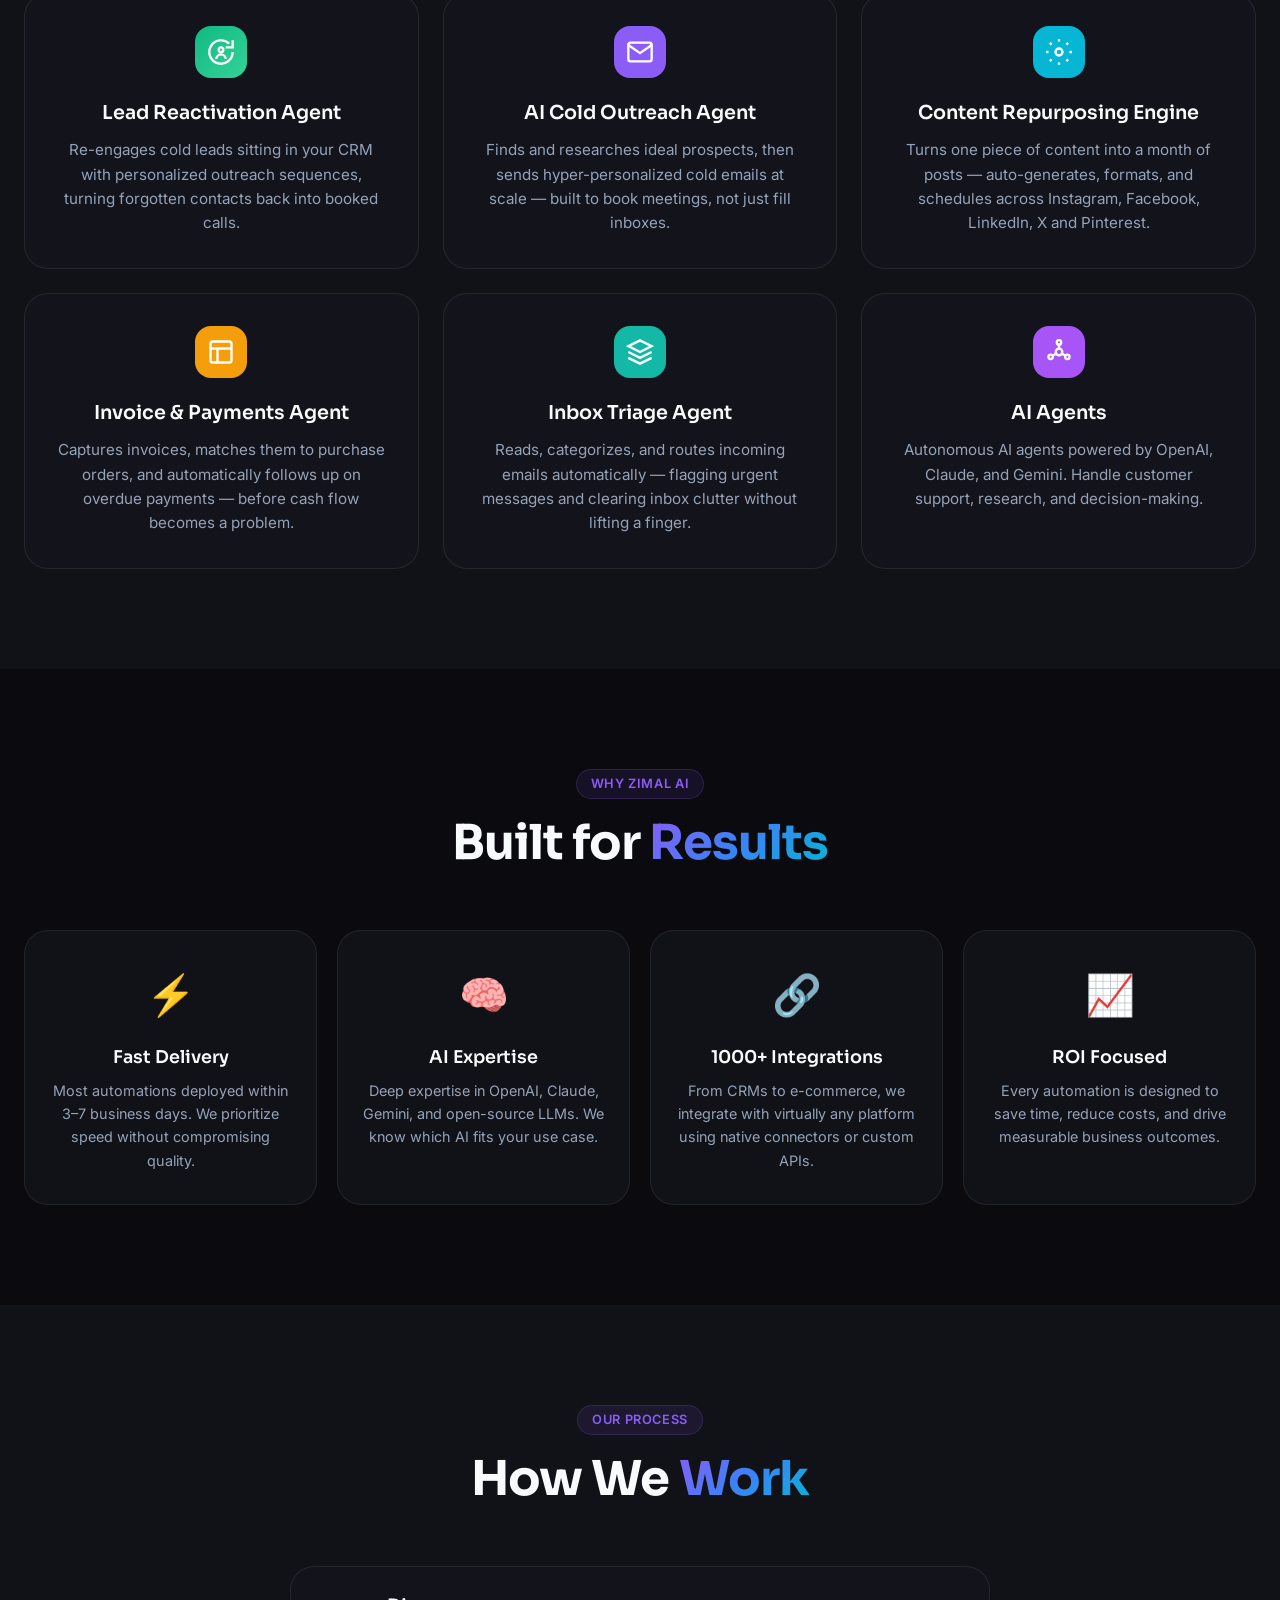
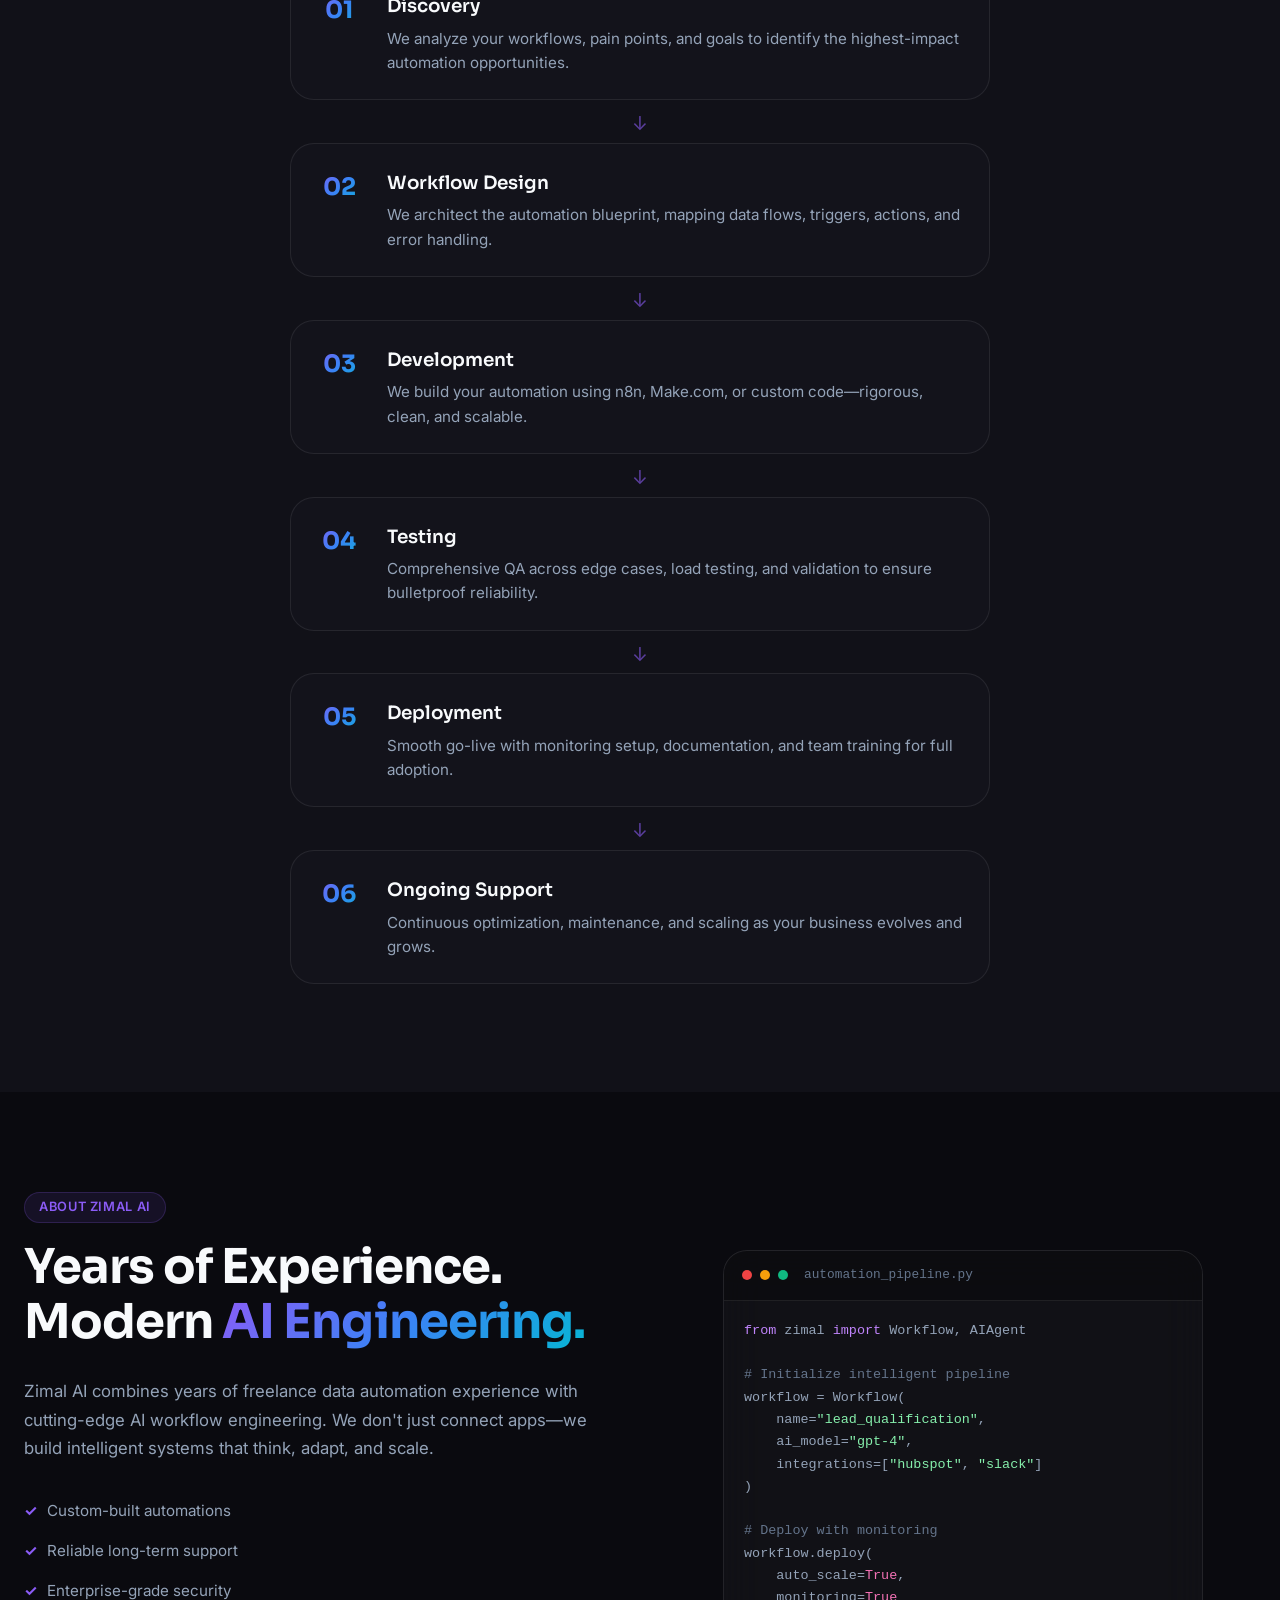
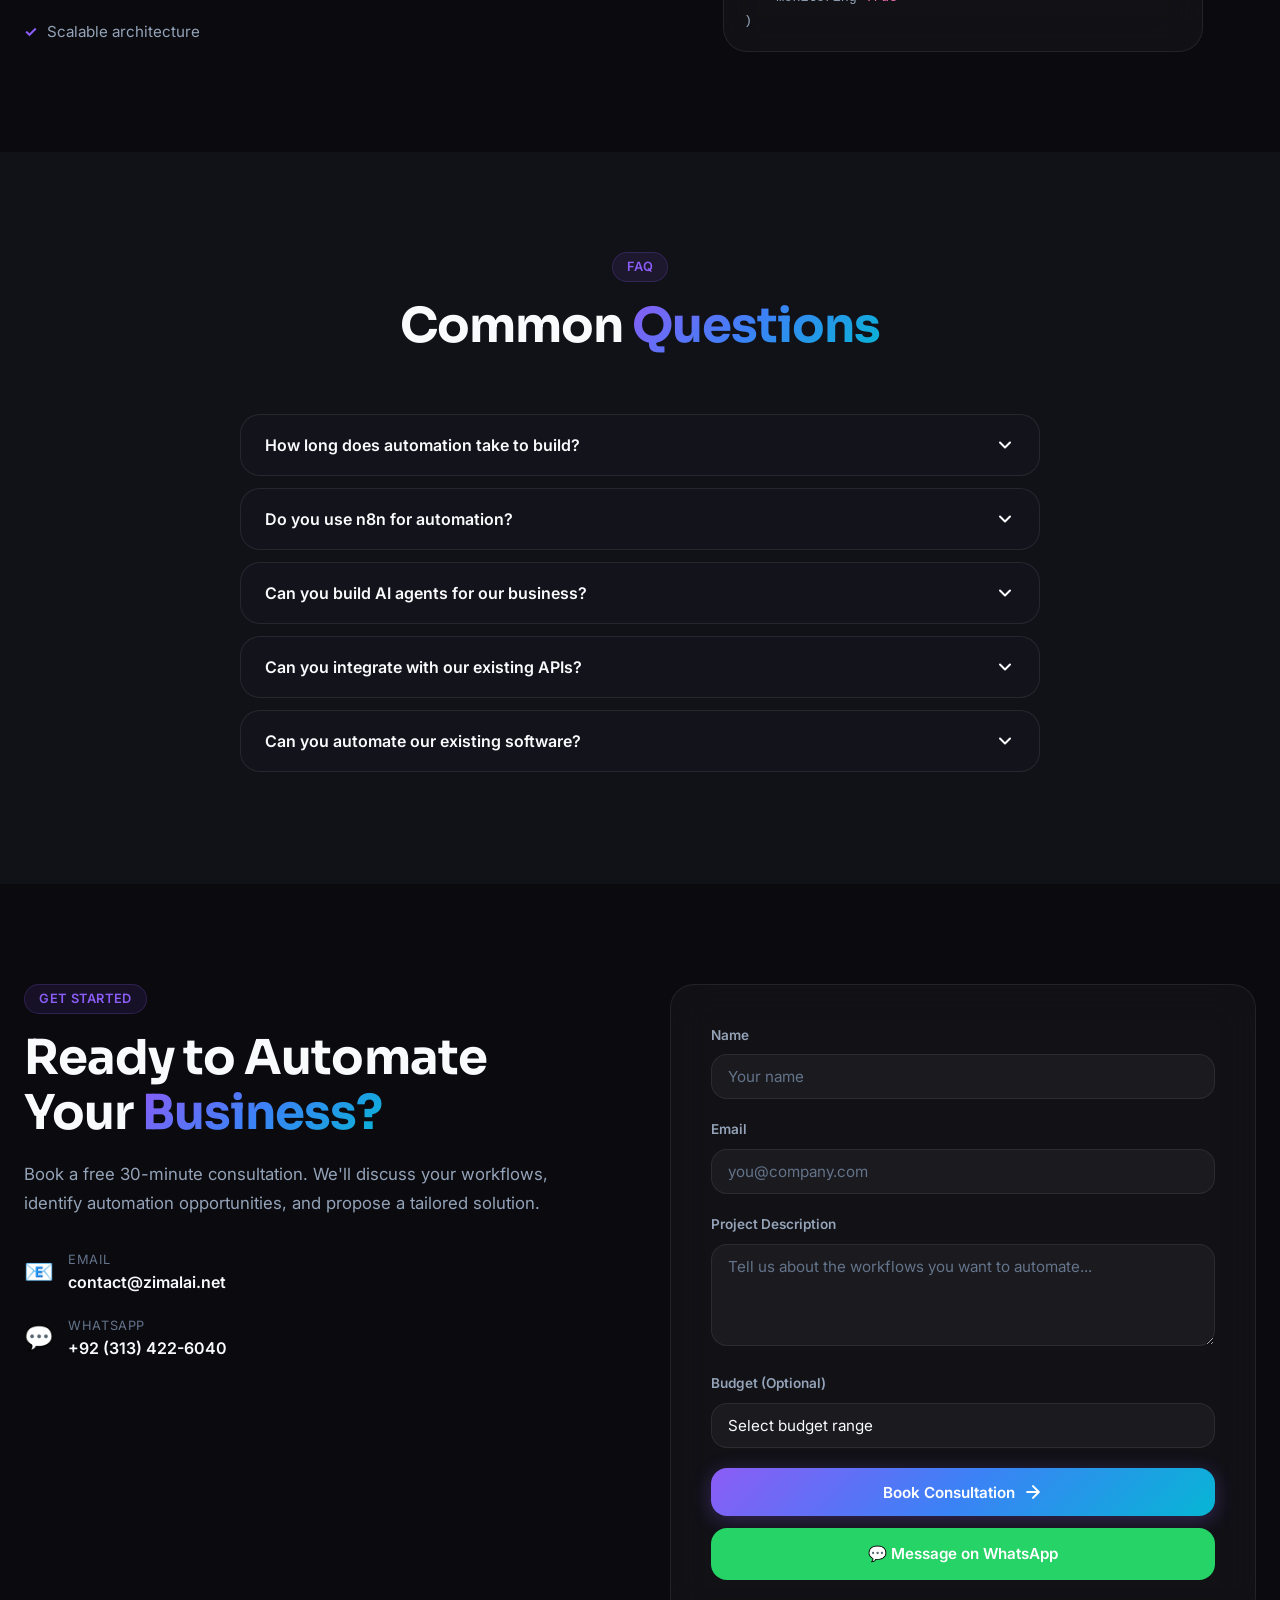
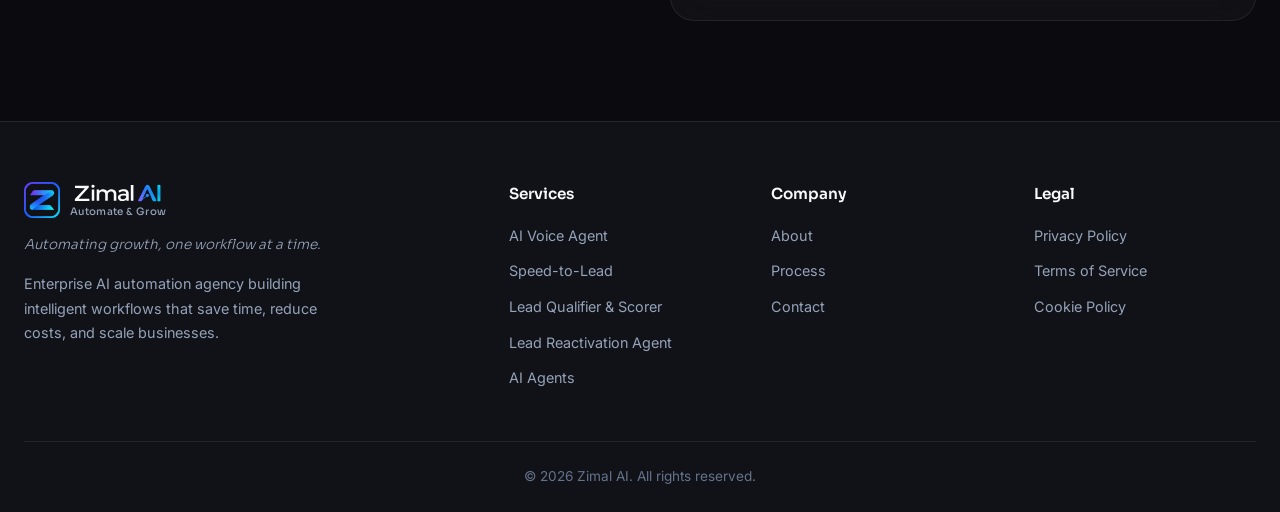
<file: dark-mode/index.html>
<!DOCTYPE html>
<html lang="en">
<head>
    <meta charset="UTF-8">
    <meta name="viewport" content="width=device-width, initial-scale=1.0">
    <script>
        /* Theme guard: only redirect when light is EXPLICITLY stored.
           Fixed: was '!== dark', which bounced every visitor whose storage
           was empty/unavailable straight back to the light page. */
        (function () {
            try {
                if (localStorage.getItem('zimal-theme') === 'light') {
                    location.replace('../index.html');
                }
            } catch (e) {}
        })();
    </script>

    <meta name="description" content="Zimal AI - Enterprise AI Automation Agency specializing in n8n, Make.com, AI Agents, and custom workflow automation.">
    <meta name="keywords" content="AI automation, n8n, Make.com, workflow automation, AI agents, API integration">
    <title>Zimal AI — Enterprise AI Automation Agency</title>
    <link rel="preconnect" href="https://fonts.googleapis.com">
    <link rel="preconnect" href="https://fonts.gstatic.com" crossorigin>
    <link href="https://fonts.googleapis.com/css2?family=Inter:wght@300;400;450;500;600;700;800;900&family=Sora:wght@400;500;600;700;800&family=Outfit:wght@400;500;600;700;800&display=swap" rel="stylesheet">
    <link rel="stylesheet" href="css/style.css">
    <link rel="icon" type="image/png" href="img/favicon.png?v=2">
</head>
<body>
    <!-- Navigation -->
    <nav class="navbar" id="navbar">
        <div class="nav-container">
            <a href="#" class="nav-logo">
                <img src="img/favicon.png" alt="Zimal AI icon" class="logo-icon-img">
                <div class="logo-text-group">
                    <img src="img/logo-icon_2.svg" alt="Zimal AI" class="logo-wordmark-img">
                    <span class="logo-tagline">Automate <span class="amp">&amp;</span> Grow</span>
                </div>
            </a>
            <div class="nav-links" id="navLinks">
                <a href="#services" class="nav-link">Services</a>
                <a href="#process" class="nav-link">Process</a>
                <a href="#about" class="nav-link">About</a>
                <a href="#faq" class="nav-link">FAQ</a>
                <a href="#contact" class="nav-link nav-cta">Book Consultation</a>
            </div>
            <div class="nav-actions">
                <button class="theme-toggle" id="themeToggle" aria-label="Switch to light mode" title="Switch to light mode">
                    <svg width="18" height="18" viewBox="0 0 24 24" fill="none" stroke="currentColor" stroke-width="2" stroke-linecap="round" stroke-linejoin="round"><circle cx="12" cy="12" r="5"/><path d="M12 1v2m0 18v2M4.22 4.22l1.42 1.42m12.72 12.72l1.42 1.42M1 12h2m18 0h2M4.22 19.78l1.42-1.42M18.36 5.64l1.42-1.42"/></svg>
                </button>
                <button class="nav-toggle" id="navToggle" aria-label="Toggle navigation">
                    <span></span><span></span><span></span>
                </button>
            </div>
        </div>
    </nav>

    <!-- Hero Section -->
    <section class="hero" id="hero">
        <div class="hero-bg">
            <div class="gradient-orb orb-1"></div>
            <div class="gradient-orb orb-2"></div>
            <div class="gradient-orb orb-3"></div>
        </div>
        <div class="hero-grid"></div>
        <div class="container hero-container">
            <div class="hero-content">
                <div class="hero-badge" data-animate="fade-up">
                    <span class="badge-dot"></span>
                    Enterprise AI Automation Agency
                </div>
                <h1 class="hero-title" data-animate="fade-up" data-delay="100">
                    Automate Your Business with<br>
                    <span class="gradient-text">AI-Powered Workflows</span>
                </h1>
                <p class="hero-subtitle" data-animate="fade-up" data-delay="200">
                    Custom AI automations and voice agents — built with n8n, Make.com, Vapi, Retell, Airtable, OpenAI, Claude, Gemini, and hundreds of integrations in between.
                </p>
                <div class="hero-ctas" data-animate="fade-up" data-delay="300">
                    <a href="#contact" class="btn btn-primary">
                        <span>Book Free Consultation</span>
                        <svg width="20" height="20" viewBox="0 0 20 20" fill="none"><path d="M4.167 10h11.666m0 0L10 4.167M15.833 10L10 15.833" stroke="currentColor" stroke-width="2" stroke-linecap="round" stroke-linejoin="round"/></svg>
                    </a>
                </div>
                <div class="hero-badges" data-animate="fade-up" data-delay="400">
                    <div class="tech-badge"><span class="check">✓</span> AI Agents</div>
                    <div class="tech-badge"><span class="check">✓</span> n8n</div>
                    <div class="tech-badge"><span class="check">✓</span> Make.com</div>
                    <div class="tech-badge"><span class="check">✓</span> OpenAI</div>
                    <div class="tech-badge"><span class="check">✓</span> APIs</div>
                </div>
            </div>
            <div class="hero-visual" data-animate="fade-left" data-delay="200">
                <div class="workflow-canvas">
                    <!--
                    ════════════════════════════════════════════════════════════════
                    WORKFLOW COORDINATE SYSTEM  —  6 NODES  —  SVG viewBox 400×300
                    ════════════════════════════════════════════════════════════════
                    Node Centers (SVG x,y  →  CSS left%, top%):
                    ┌───────────┬─────────────┬────────────┬─────────────┐
                    │ Node      │ SVG (x,y)   │ CSS left%  │ CSS top%    │
                    ├───────────┼─────────────┼────────────┼─────────────┤
                    │ Trigger   │ (63.9,184.2)│ 15.97%     │ 61.40%      │
                    │ AI Agent  │ (130.7,67.8)│ 32.67%     │ 22.60%      │
                    │ Database  │ (270.3,42.1)│ 67.58%     │ 14.03%      │
                    │ Filter    │ (357.6,122.2)│ 89.40%    │ 40.73%      │
                    │ CRM       │ (307.8,231.5)│ 76.95%    │ 77.17%      │
                    │ Action    │ (146.7,250.8)│ 36.67%    │ 83.60%      │
                    └───────────┴─────────────┴────────────┴─────────────┘
                    NOTE: All coordinates rotated 10° clockwise around (200,150)
                    ════════════════════════════════════════════════════════════════
                    -->

                    <!-- Node 1: Trigger — Golden Yellow fill + hairline white outline -->
                    <div class="workflow-node node-trigger" data-node="1">
                        <div class="node-circle">
                            <svg width="32" height="32" viewBox="0 0 24 24" fill="#FBBF24" stroke="white" stroke-width="0.3" stroke-linejoin="round">
                                <path d="M14.35 1.8 4.7 14.7a.34.34 0 0 0 .27.54h7.34l-2.62 7.91a.34.34 0 0 0 .61.25l9.61-12.97a.34.34 0 0 0-.27-.54l-7.09-.06 2.14-7.98a.34.34 0 0 0-.32-.32Z"/>
                            </svg>
                        </div>
                        <div class="node-label">Trigger</div>
                    </div>

                    <!-- Node 2: AI Agent — Clean robot face + hairline white outline -->
                    <div class="workflow-node node-ai" data-node="2">
                        <div class="node-circle">
                            <svg width="32" height="32" viewBox="0 0 24 24" fill="#C084FC" stroke="white" stroke-width="0.3" stroke-linejoin="round">
                                <!-- Antenna -->
                                <line x1="12" y1="3" x2="12" y2="7" stroke="white" stroke-width="0.6" stroke-linecap="round"/>
                                <circle cx="12" cy="3" r="1.2" fill="white" stroke="none"/>
                                <!-- Head -->
                                <rect x="5" y="7" width="14" height="12" rx="2.5"/>
                                <!-- Eyes (small, proportional) -->
                                <circle cx="9.5" cy="12" r="1" fill="white" stroke="none"/>
                                <circle cx="14.5" cy="12" r="1" fill="white" stroke="none"/>
                                <!-- Mouth (thin line) -->
                                <line x1="10" y1="15.5" x2="14" y2="15.5" stroke="white" stroke-width="0.6" stroke-linecap="round"/>
                            </svg>
                        </div>
                        <div class="node-label">AI Agent</div>
                    </div>

                    <!-- Node 3: Database — 4-stack cylinder + hairline white outline -->
                    <div class="workflow-node node-db" data-node="3">
                        <div class="node-circle">
                            <svg width="32" height="32" viewBox="0 0 24 24" fill="#8B5CF6" stroke="white" stroke-width="0.3" stroke-linejoin="round">
                                <!-- Top cap -->
                                <ellipse cx="12" cy="5" rx="8" ry="2.5"/>
                                <!-- Side outline -->
                                <path d="M4 5v12c0 1.38 3.58 2.5 8 2.5s8-1.12 8-2.5V5"/>
                                <!-- Stack lines -->
                                <path d="M4 9c0 1.38 3.58 2.5 8 2.5s8-1.12 8-2.5"/>
                                <path d="M4 13c0 1.38 3.58 2.5 8 2.5s8-1.12 8-2.5"/>
                                <path d="M4 17c0 1.38 3.58 2.5 8 2.5s8-1.12 8-2.5"/>
                            </svg>
                        </div>
                        <div class="node-label">Database</div>
                    </div>

                    <!-- Node 4: Filter — Blue fill + hairline white outline -->
                    <div class="workflow-node node-filter" data-node="4">
                        <div class="node-circle">
                            <svg width="32" height="32" viewBox="0 0 24 24" fill="#3B82F6" stroke="white" stroke-width="0.3" stroke-linejoin="round">
                                <polygon points="22 3 2 3 10 12.46 10 19 14 21 14 12.46 22 3"/>
                            </svg>
                        </div>
                        <div class="node-label">Filter</div>
                    </div>

                    <!-- Node 5: CRM — Cyan fill + hairline white outline -->
                    <div class="workflow-node node-crm" data-node="5">
                        <div class="node-circle">
                            <svg width="32" height="32" viewBox="0 0 24 24" fill="#06B6D4" stroke="white" stroke-width="0.3" stroke-linejoin="round">
                                <rect x="3" y="3" width="7" height="7" rx="1"/>
                                <rect x="14" y="3" width="7" height="7" rx="1"/>
                                <rect x="14" y="14" width="7" height="7" rx="1"/>
                                <rect x="3" y="14" width="7" height="7" rx="1"/>
                            </svg>
                        </div>
                        <div class="node-label">CRM</div>
                    </div>

                    <!-- Node 6: Action — Proper checkmark tick + hairline white outline -->
                    <div class="workflow-node node-action" data-node="6">
                        <div class="node-circle">
                            <svg width="32" height="32" viewBox="0 0 24 24" fill="#10B981" stroke="white" stroke-width="0.3" stroke-linecap="round" stroke-linejoin="round">
                                <path d="M9 16.17L4.83 12l-1.42 1.41L9 19 21 7l-1.41-1.41L9 16.17z"/>
                            </svg>
                        </div>
                        <div class="node-label">Action</div>
                    </div>

                    <!-- SVG Connection Lines -->
                    <svg class="connection-lines" viewBox="0 0 400 300" preserveAspectRatio="xMidYMid meet">
                        <defs>
                            <linearGradient id="lineGrad" x1="0%" y1="0%" x2="100%" y2="0%">
                                <stop offset="0%" stop-color="#8B5CF6" stop-opacity="0.9"/>
                                <stop offset="50%" stop-color="#3B82F6" stop-opacity="0.95"/>
                                <stop offset="100%" stop-color="#06B6D4" stop-opacity="0.9"/>
                            </linearGradient>
                            <filter id="lineGlow" x="-50%" y="-50%" width="200%" height="200%">
                                <feGaussianBlur stdDeviation="3" result="blur"/>
                                <feMerge>
                                    <feMergeNode in="blur"/>
                                    <feMergeNode in="SourceGraphic"/>
                                </feMerge>
                            </filter>
                        </defs>

                        <!-- 1. Trigger(63.9,184.2) → AI Agent(130.7,67.8) -->
                        <path class="conn-line" d="M70,99 Q136,21 200,26" />

                        <!-- 2. AI Agent(130.7,67.8) → Database(270.3,42.1) -->
                        <path class="conn-line" d="M200,26 Q264,17 329.1,94" />

                        <!-- 3. Database(270.3,42.1) → Filter(357.6,122.2) -->
                        <path class="conn-line" d="M329.1,94 Q352,157.5 325.1,213" />

                        <!-- 4. Filter(357.6,122.2) → CRM(307.8,231.5) -->
                        <path class="conn-line" d="M325.1,213 Q264,281 200,272" />

                        <!-- 5. CRM(307.8,231.5) → Action(146.7,250.8) -->
                        <path class="conn-line" d="M200,272 Q136,275 79,216" />

                        <!-- Animated Data Packets -->
                        <circle class="data-packet" r="5" fill="#10B981" filter="url(#lineGlow)">
                            <animateMotion dur="2.0s" repeatCount="indefinite" path="M70,99 Q136,21 200,26"/>
                        </circle>
                        <circle class="data-packet" r="5" fill="#C084FC" filter="url(#lineGlow)">
                            <animateMotion dur="2.1s" repeatCount="indefinite" path="M200,26 Q264,17 329.1,94"/>
                        </circle>
                        <circle class="data-packet" r="5" fill="#8B5CF6" filter="url(#lineGlow)">
                            <animateMotion dur="2.2s" repeatCount="indefinite" path="M329.1,94 Q352,157.5 325.1,213"/>
                        </circle>
                        <circle class="data-packet" r="5" fill="#3B82F6" filter="url(#lineGlow)">
                            <animateMotion dur="2.3s" repeatCount="indefinite" path="M325.1,213 Q264,281 200,272"/>
                        </circle>
                        <circle class="data-packet" r="5" fill="#06B6D4" filter="url(#lineGlow)">
                            <animateMotion dur="2.4s" repeatCount="indefinite" path="M200,272 Q136,275 79,216"/>
                        </circle>
                    </svg>
                </div>
            </div>
        </div>
    </section>

    <!-- Services Section -->
    <section class="services" id="services">
        <div class="container">
            <div class="section-header" data-animate="fade-up">
                <span class="section-tag">Our Services</span>
                <h2 class="section-title">End-to-End <span class="gradient-text">AI Automation</span></h2>
                <p class="section-subtitle">We design, build, and deploy intelligent automation systems tailored to your business needs.</p>
            </div>
            <div class="services-grid">
                <div class="service-card" data-animate="fade-up" data-delay="0">
                    <div class="service-icon" style="background: linear-gradient(135deg, #6366F1 0%, #6366F1 100%);">
                        <svg width="28" height="28" viewBox="0 0 24 24" fill="none" stroke="white" stroke-width="2"><path d="M12 1a3 3 0 0 0-3 3v8a3 3 0 0 0 6 0V4a3 3 0 0 0-3-3z"/><path d="M19 10v2a7 7 0 0 1-14 0v-2"/><line x1="12" y1="19" x2="12" y2="23"/><line x1="8" y1="23" x2="16" y2="23"/></svg>
                    </div>
                    <h3>AI Voice Agent & Receptionist</h3>
                    <p>24/7 AI voice agent built on Vapi and Retell that answers calls, qualifies callers, and books directly into your calendar — never miss a lead again.</p>
                </div>
                <div class="service-card" data-animate="fade-up" data-delay="100">
                    <div class="service-icon" style="background: linear-gradient(135deg, #3B82F6 0%, #3B82F6 100%);">
                        <svg width="28" height="28" viewBox="0 0 24 24" fill="none" stroke="white" stroke-width="1.9"><path d="M14.35 1.8 4.7 14.7a.34.34 0 0 0 .27.54h7.34l-2.62 7.91a.34.34 0 0 0 .61.25l9.61-12.97a.34.34 0 0 0-.27-.54l-7.09-.06 2.14-7.98a.34.34 0 0 0-.32-.32Z"/></svg>
                    </div>
                    <h3>Speed-to-Lead Agent</h3>
                    <p>Contacts new leads within 60 seconds of form submission via call, text, or email — before your competitors even see the notification.</p>
                </div>
                <div class="service-card" data-animate="fade-up" data-delay="200">
                    <div class="service-icon" style="background: linear-gradient(135deg, #D946EF 0%, #D946EF 100%);">
                        <svg width="28" height="28" viewBox="0 0 24 24" fill="none" stroke="white" stroke-width="1.9" stroke-linecap="round" stroke-linejoin="round"><path d="M2 2h20l-8 10v6l-4 4v-10L2 2z"/></svg>
                    </div>
                    <h3>Lead Qualifier & Scorer</h3>
                    <p>Automatically scores and routes inbound leads based on fit and intent, sending hot leads straight to sales and nurturing the rest.</p>
                </div>
                <div class="service-card" data-animate="fade-up" data-delay="300">
                    <div class="service-icon" style="background: linear-gradient(135deg, #10B981 0%, #34D399 100%);">
                        <svg width="28" height="28" viewBox="0 0 24 24" fill="none" stroke="white" stroke-width="2"><path d="M22 12a10 10 0 1 1-2.93-7.07"/><path d="M22 2v6h-6"/><circle cx="12" cy="10" r="2"/><path d="M8 18a4 4 0 0 1 8 0"/></svg>
                    </div>
                    <h3>Lead Reactivation Agent</h3>
                    <p>Re-engages cold leads sitting in your CRM with personalized outreach sequences, turning forgotten contacts back into booked calls.</p>
                </div>
                <div class="service-card" data-animate="fade-up" data-delay="400">
                    <div class="service-icon" style="background: linear-gradient(135deg, #8B5CF6 0%, #8B5CF6 100%);">
                        <svg width="28" height="28" viewBox="0 0 24 24" fill="none" stroke="white" stroke-width="2" stroke-linecap="round" stroke-linejoin="round"><rect x="2" y="4" width="20" height="16" rx="2"/><path d="m2 6 10 7L22 6"/></svg>
                    </div>
                    <h3>AI Cold Outreach Agent</h3>
                    <p>Finds and researches ideal prospects, then sends hyper-personalized cold emails at scale — built to book meetings, not just fill inboxes.</p>
                </div>
                <div class="service-card" data-animate="fade-up" data-delay="500">
                    <div class="service-icon" style="background: linear-gradient(135deg, #06B6D4 0%, #06B6D4 100%);">
                        <svg width="28" height="28" viewBox="0 0 24 24" fill="none" stroke="white" stroke-width="2"><circle cx="12" cy="12" r="3"/><path d="M12 1v2m0 18v2M4.22 4.22l1.42 1.42m12.72 12.72l1.42 1.42M1 12h2m18 0h2M4.22 19.78l1.42-1.42M18.36 5.64l1.42-1.42"/></svg>
                    </div>
                    <h3>Content Repurposing Engine</h3>
                    <p>Turns one piece of content into a month of posts — auto-generates, formats, and schedules across Instagram, Facebook, LinkedIn, X and Pinterest.</p>
                </div>
                <div class="service-card" data-animate="fade-up" data-delay="500">
                    <div class="service-icon" style="background: linear-gradient(135deg, #F59E0B 0%, #F59E0B 100%);">
                        <svg width="28" height="28" viewBox="0 0 24 24" fill="none" stroke="white" stroke-width="2"><rect x="3" y="3" width="18" height="18" rx="2"/><path d="M3 9h18"/><path d="M9 21V9"/></svg>
                    </div>
                    <h3>Invoice & Payments Agent</h3>
                    <p>Captures invoices, matches them to purchase orders, and automatically follows up on overdue payments — before cash flow becomes a problem.</p>
                </div>
                <div class="service-card" data-animate="fade-up" data-delay="500">
                    <div class="service-icon" style="background: linear-gradient(135deg, #14B8A6 0%, #14B8A6 100%);">
                        <svg width="28" height="28" viewBox="0 0 24 24" fill="none" stroke="white" stroke-width="2"><path d="M12 2L2 7l10 5 10-5-10-5z"/><path d="M2 17l10 5 10-5"/><path d="M2 12l10 5 10-5"/></svg>
                    </div>
                    <h3>Inbox Triage Agent</h3>
                    <p>Reads, categorizes, and routes incoming emails automatically — flagging urgent messages and clearing inbox clutter without lifting a finger.</p>
                </div>
                <div class="service-card" data-animate="fade-up" data-delay="500">
                    <div class="service-icon" style="background: linear-gradient(135deg, #A855F7 0%, #A855F7 100%);">
                        <svg width="28" height="28" viewBox="0 0 24 24" fill="none" stroke="white" stroke-width="2" stroke-linecap="round" stroke-linejoin="round"><circle cx="12" cy="12" r="2.85"/><circle cx="12" cy="3.75" r="1.9"/><circle cx="4.85" cy="16.15" r="1.9"/><circle cx="19.15" cy="16.15" r="1.9"/><path d="M12 9.15V5.65M9.55 13.45l-2.8 1.65M14.45 13.45l2.8 1.65"/></svg>
                    </div>
                    <h3>AI Agents</h3>
                    <p>Autonomous AI agents powered by OpenAI, Claude, and Gemini. Handle customer support, research, and decision-making.</p>
                </div>
            </div>
        </div>
    </section>

    <!-- Why Choose Us -->
    <section class="why-us" id="why-us">
        <div class="container">
            <div class="section-header" data-animate="fade-up">
                <span class="section-tag">Why Zimal AI</span>
                <h2 class="section-title">Built for <span class="gradient-text">Results</span></h2>
            </div>
            <div class="why-grid">
                <div class="why-card" data-animate="fade-up" data-delay="0">
                    <div class="why-icon">⚡</div>
                    <h3>Fast Delivery</h3>
                    <p>Most automations deployed within 3–7 business days. We prioritize speed without compromising quality.</p>
                </div>
                <div class="why-card" data-animate="fade-up" data-delay="100">
                    <div class="why-icon">🧠</div>
                    <h3>AI Expertise</h3>
                    <p>Deep expertise in OpenAI, Claude, Gemini, and open-source LLMs. We know which AI fits your use case.</p>
                </div>
                <div class="why-card" data-animate="fade-up" data-delay="200">
                    <div class="why-icon">🔗</div>
                    <h3>1000+ Integrations</h3>
                    <p>From CRMs to e-commerce, we integrate with virtually any platform using native connectors or custom APIs.</p>
                </div>
                <div class="why-card" data-animate="fade-up" data-delay="300">
                    <div class="why-icon">📈</div>
                    <h3>ROI Focused</h3>
                    <p>Every automation is designed to save time, reduce costs, and drive measurable business outcomes.</p>
                </div>
            </div>
        </div>
    </section>

    <!-- Process Section -->
    <section class="process" id="process">
        <div class="container">
            <div class="section-header" data-animate="fade-up">
                <span class="section-tag">Our Process</span>
                <h2 class="section-title">How We <span class="gradient-text">Work</span></h2>
            </div>
            <div class="process-timeline">
                <div class="process-step" data-animate="fade-up" data-delay="0">
                    <div class="step-number">01</div>
                    <div class="step-content">
                        <h3>Discovery</h3>
                        <p>We analyze your workflows, pain points, and goals to identify the highest-impact automation opportunities.</p>
                    </div>
                </div>
                <div class="process-arrow">↓</div>
                <div class="process-step" data-animate="fade-up" data-delay="100">
                    <div class="step-number">02</div>
                    <div class="step-content">
                        <h3>Workflow Design</h3>
                        <p>We architect the automation blueprint, mapping data flows, triggers, actions, and error handling.</p>
                    </div>
                </div>
                <div class="process-arrow">↓</div>
                <div class="process-step" data-animate="fade-up" data-delay="200">
                    <div class="step-number">03</div>
                    <div class="step-content">
                        <h3>Development</h3>
                        <p>We build your automation using n8n, Make.com, or custom code—rigorous, clean, and scalable.</p>
                    </div>
                </div>
                <div class="process-arrow">↓</div>
                <div class="process-step" data-animate="fade-up" data-delay="300">
                    <div class="step-number">04</div>
                    <div class="step-content">
                        <h3>Testing</h3>
                        <p>Comprehensive QA across edge cases, load testing, and validation to ensure bulletproof reliability.</p>
                    </div>
                </div>
                <div class="process-arrow">↓</div>
                <div class="process-step" data-animate="fade-up" data-delay="400">
                    <div class="step-number">05</div>
                    <div class="step-content">
                        <h3>Deployment</h3>
                        <p>Smooth go-live with monitoring setup, documentation, and team training for full adoption.</p>
                    </div>
                </div>
                <div class="process-arrow">↓</div>
                <div class="process-step" data-animate="fade-up" data-delay="500">
                    <div class="step-number">06</div>
                    <div class="step-content">
                        <h3>Ongoing Support</h3>
                        <p>Continuous optimization, maintenance, and scaling as your business evolves and grows.</p>
                    </div>
                </div>
            </div>
        </div>
    </section>

    <!-- About Section -->
    <section class="about" id="about">
        <div class="container">
            <div class="about-grid">
                <div class="about-content" data-animate="fade-right">
                    <span class="section-tag">About Zimal AI</span>
                    <h2 class="section-title">Years of Experience.<br>Modern <span class="gradient-text">AI Engineering.</span></h2>
                    <p>Zimal AI combines years of freelance data automation experience with cutting-edge AI workflow engineering. We don't just connect apps—we build intelligent systems that think, adapt, and scale.</p>
                    <ul class="about-features">
                        <li><span class="feature-check">✓</span> Custom-built automations</li>
                        <li><span class="feature-check">✓</span> Reliable long-term support</li>
                        <li><span class="feature-check">✓</span> Enterprise-grade security</li>
                        <li><span class="feature-check">✓</span> Scalable architecture</li>
                    </ul>
                </div>
                <div class="about-visual" data-animate="fade-left">
                    <div class="about-card glass">
                        <div class="about-card-header">
                            <div class="dot red"></div>
                            <div class="dot yellow"></div>
                            <div class="dot green"></div>
                            <span class="about-card-title">automation_pipeline.py</span>
                        </div>
                        <pre class="code-block"><code><span class="code-keyword">from</span> zimal <span class="code-keyword">import</span> Workflow, AIAgent

<span class="code-comment"># Initialize intelligent pipeline</span>
workflow = Workflow(
    name=<span class="code-string">"lead_qualification"</span>,
    ai_model=<span class="code-string">"gpt-4"</span>,
    integrations=[<span class="code-string">"hubspot"</span>, <span class="code-string">"slack"</span>]
)

<span class="code-comment"># Deploy with monitoring</span>
workflow.deploy(
    auto_scale=<span class="code-bool">True</span>,
    monitoring=<span class="code-bool">True</span>
)</code></pre>
                    </div>
                </div>
            </div>
        </div>
    </section>

    <!-- FAQ Section -->
    <section class="faq" id="faq">
        <div class="container">
            <div class="section-header" data-animate="fade-up">
                <span class="section-tag">FAQ</span>
                <h2 class="section-title">Common <span class="gradient-text">Questions</span></h2>
            </div>
            <div class="faq-list" data-animate="fade-up">
                <div class="faq-item">
                    <button class="faq-question" aria-expanded="false">
                        <span>How long does automation take to build?</span>
                        <svg class="faq-icon" width="20" height="20" viewBox="0 0 20 20" fill="none"><path d="M5 7.5l5 5 5-5" stroke="currentColor" stroke-width="2" stroke-linecap="round" stroke-linejoin="round"/></svg>
                    </button>
                    <div class="faq-answer">
                        <p>Most standard automations are delivered within 3–7 business days. Complex enterprise workflows with multiple integrations may take 1–2 weeks. We provide a detailed timeline during our discovery call.</p>
                    </div>
                </div>
                <div class="faq-item">
                    <button class="faq-question" aria-expanded="false">
                        <span>Do you use n8n for automation?</span>
                        <svg class="faq-icon" width="20" height="20" viewBox="0 0 20 20" fill="none"><path d="M5 7.5l5 5 5-5" stroke="currentColor" stroke-width="2" stroke-linecap="round" stroke-linejoin="round"/></svg>
                    </button>
                    <div class="faq-answer">
                        <p>Yes, n8n is one of our primary tools. We also work with Make.com, Zapier, and custom Python/Node.js solutions depending on your requirements, data privacy needs, and scalability goals.</p>
                    </div>
                </div>
                <div class="faq-item">
                    <button class="faq-question" aria-expanded="false">
                        <span>Can you build AI agents for our business?</span>
                        <svg class="faq-icon" width="20" height="20" viewBox="0 0 20 20" fill="none"><path d="M5 7.5l5 5 5-5" stroke="currentColor" stroke-width="2" stroke-linecap="round" stroke-linejoin="round"/></svg>
                    </button>
                    <div class="faq-answer">
                        <p>Absolutely. We build AI agents using OpenAI, Claude, Gemini, and open-source models. These agents can handle customer support, data research, content generation, decision-making, and more.</p>
                    </div>
                </div>
                <div class="faq-item">
                    <button class="faq-question" aria-expanded="false">
                        <span>Can you integrate with our existing APIs?</span>
                        <svg class="faq-icon" width="20" height="20" viewBox="0 0 20 20" fill="none"><path d="M5 7.5l5 5 5-5" stroke="currentColor" stroke-width="2" stroke-linecap="round" stroke-linejoin="round"/></svg>
                    </button>
                    <div class="faq-answer">
                        <p>Yes, we integrate with REST APIs, GraphQL, webhooks, and SOAP services. Whether you have a custom internal API or need to connect to third-party services, we handle the full integration.</p>
                    </div>
                </div>
                <div class="faq-item">
                    <button class="faq-question" aria-expanded="false">
                        <span>Can you automate our existing software?</span>
                        <svg class="faq-icon" width="20" height="20" viewBox="0 0 20 20" fill="none"><path d="M5 7.5l5 5 5-5" stroke="currentColor" stroke-width="2" stroke-linecap="round" stroke-linejoin="round"/></svg>
                    </button>
                    <div class="faq-answer">
                        <p>Most likely yes. If your software has an API, webhook support, or integration capabilities, we can automate it. For legacy systems without APIs, we can explore RPA (Robotic Process Automation) solutions.</p>
                    </div>
                </div>
            </div>
        </div>
    </section>

    <!-- Contact Section -->
    <section class="contact" id="contact">
        <div class="container">
            <div class="contact-wrapper">
                <div class="contact-content" data-animate="fade-right">
                    <span class="section-tag">Get Started</span>
                    <h2 class="section-title">Ready to Automate<br>Your <span class="gradient-text">Business?</span></h2>
                    <p>Book a free 30-minute consultation. We'll discuss your workflows, identify automation opportunities, and propose a tailored solution.</p>
                    <div class="contact-info">
                        <div class="contact-item">
                            <div class="contact-icon">📧</div>
                            <div>
                                <div class="contact-label">Email</div>
                                <div class="contact-value">contact@zimalai.net</div>
                            </div>
                        </div>
                        <div class="contact-item">
                            <div class="contact-icon">💬</div>
                            <div>
                                <div class="contact-label">WhatsApp</div>
                                <div class="contact-value">+92 (313) 422-6040</div>
                            </div>
                        </div>
                    </div>
                </div>
                <div class="contact-form-wrapper" data-animate="fade-left">
                    <form
                        class="contact-form glass"
                        id="contactForm"
                        action="/api/contact"
                        method="POST"
                    >
                        <div style="position:absolute;left:-10000px;width:1px;height:1px;overflow:hidden;"
                             aria-hidden="true">
                            <label for="website">Leave this field empty</label>
                            <input type="text"
                                   id="website"
                                   name="website"
                                   tabindex="-1"
                                   autocomplete="off">
                        </div>
                        <div class="form-group">
                            <label for="name">Name</label>
                            <input type="text" id="name" name="name" placeholder="Your name" required>
                        </div>
                        <div class="form-group">
                            <label for="email">Email</label>
                            <input type="email" id="email" name="email" placeholder="you@company.com" required>
                        </div>
                        <div class="form-group">
                            <label for="project">Project Description</label>
                            <textarea id="project" name="project" rows="4" placeholder="Tell us about the workflows you want to automate..." required></textarea>
                        </div>
                        <div class="form-group">
                            <label for="budget">Budget (Optional)</label>
                            <select id="budget" name="budget">
                                <option value="">Select budget range</option>
                                <option value="under-1k">Under $1,000</option>
                                <option value="1k-3k">$1,000 – $3,000</option>
                                <option value="3k-5k">$3,000 – $5,000</option>
                                <option value="5k+">$5,000+</option>
                                <option value="unsure">Not sure — Need an estimate</option>
                            </select>
                        </div>
                        <div class="form-actions">
                            <button type="submit" class="btn btn-primary btn-full">
                                <span>Book Consultation</span>
                                <svg width="20" height="20" viewBox="0 0 20 20" fill="none"><path d="M4.167 10h11.666m0 0L10 4.167M15.833 10L10 15.833" stroke="currentColor" stroke-width="2" stroke-linecap="round" stroke-linejoin="round"/></svg>
                            </button>
                            <a href="https://wa.me/15550000000" class="btn btn-whatsapp btn-full" target="_blank" rel="noopener">
                                <span>💬 Message on WhatsApp</span>
                            </a>
                        </div>
                    </form>
                </div>
            </div>
        </div>
    </section>

    <!-- Footer -->
    <footer class="footer">
        <div class="container">
            <div class="footer-grid">
                <div class="footer-brand">
                    <a href="#" class="footer-logo">
                        <img src="img/favicon.png" alt="Zimal AI icon" class="logo-icon-img">
                        <div class="logo-text-group">
                            <img src="img/logo-icon_2.svg" alt="Zimal AI" class="logo-wordmark-img">
                            <span class="logo-tagline">Automate <span class="amp">&amp;</span> Grow</span>
                        </div>
                    </a>
                    <p class="footer-tagline">Automating growth, one workflow at a time.</p>
                    <p class="footer-desc">Enterprise AI automation agency building intelligent workflows that save time, reduce costs, and scale businesses.</p>
                </div>
                <div class="footer-links-col">
                    <h4>Services</h4>
                    <ul>
                        <li><a href="#services">AI Voice Agent</a></li>
                        <li><a href="#services">Speed-to-Lead</a></li>
                        <li><a href="#services">Lead Qualifier & Scorer</a></li>
                        <li><a href="#services">Lead Reactivation Agent</a></li>
                        <li><a href="#services">AI Agents</a></li>
                    </ul>
                </div>
                <div class="footer-links-col">
                    <h4>Company</h4>
                    <ul>
                        <li><a href="#about">About</a></li>
                        <li><a href="#process">Process</a></li>
                        <li><a href="#contact">Contact</a></li>
                    </ul>
                </div>
                <div class="footer-links-col">
                    <h4>Legal</h4>
                    <ul>
                        <li><a href="#">Privacy Policy</a></li>
                        <li><a href="#">Terms of Service</a></li>
                        <li><a href="#">Cookie Policy</a></li>
                    </ul>
                </div>
            </div>
            <div class="footer-bottom">
                <p>© 2026 Zimal AI. All rights reserved.</p>
            </div>
        </div>
    </footer>

    <!-- Toast Notification -->
    <div class="toast" id="toast">
        <div class="toast-content">
            <span class="toast-icon">✓</span>
            <span class="toast-message">Message sent successfully!</span>
        </div>
    </div>

    <script src="js/main.js"></script>
</body>
</html>
</file>
<file: css/style.css>
/* ========================================
   Zimal AI — Premium SaaS Landing Page
   Dark Theme | Glassmorphism | Premium
   ======================================== */

/* CSS Variables */
:root {
    --bg-primary: #0a0a0f;
    --bg-secondary: #111118;
    --bg-tertiary: #16161f;
    --bg-card: rgba(22, 22, 31, 0.6);
    --bg-glass: rgba(255, 255, 255, 0.03);
    --border-glass: rgba(255, 255, 255, 0.08);
    --border-glow: rgba(139, 92, 246, 0.3);

    --text-primary: #f8fafc;
    --text-secondary: #94a3b8;
    --text-muted: #64748b;

    --accent-purple: #8B5CF6;
    --accent-blue: #3B82F6;
    --accent-cyan: #06B6D4;
    --accent-pink: #EC4899;

    --gradient-primary: linear-gradient(135deg, #8B5CF6 0%, #3B82F6 50%, #06B6D4 100%);
    --gradient-subtle: linear-gradient(135deg, rgba(139,92,246,0.1) 0%, rgba(59,130,246,0.1) 100%);

    --radius-sm: 12px;
    --radius-md: 16px;
    --radius-lg: 20px;
    --radius-xl: 24px;

    --shadow-sm: 0 1px 2px rgba(0,0,0,0.3);
    --shadow-md: 0 4px 20px rgba(0,0,0,0.4);
    --shadow-lg: 0 8px 40px rgba(0,0,0,0.5);
    --shadow-glow: 0 0 40px rgba(139, 92, 246, 0.15);

    --transition-fast: 0.15s ease;
    --transition-base: 0.3s ease;
    --transition-slow: 0.5s ease;

    --font-sans: 'Inter', -apple-system, BlinkMacSystemFont, sans-serif;
    --font-display: 'Sora', sans-serif;
}

/* Reset & Base */
*, *::before, *::after {
    margin: 0;
    padding: 0;
    box-sizing: border-box;
}

html {
    scroll-behavior: smooth;
    font-size: 16px;
}

body {
    font-family: var(--font-sans);
    background: var(--bg-primary);
    color: var(--text-primary);
    line-height: 1.6;
    overflow-x: hidden;
    -webkit-font-smoothing: antialiased;
    -moz-osx-font-smoothing: grayscale;
}

::selection {
    background: rgba(139, 92, 246, 0.3);
    color: var(--text-primary);
}

/* Scrollbar */
::-webkit-scrollbar {
    width: 8px;
}
::-webkit-scrollbar-track {
    background: var(--bg-primary);
}
::-webkit-scrollbar-thumb {
    background: var(--bg-tertiary);
    border-radius: 4px;
}
::-webkit-scrollbar-thumb:hover {
    background: var(--accent-purple);
}

/* Utility */
.container {
    max-width: 1280px;
    margin: 0 auto;
    padding: 0 24px;
}

.gradient-text {
    background: var(--gradient-primary);
    -webkit-background-clip: text;
    -webkit-text-fill-color: transparent;
    background-clip: text;
}

.glass {
    background: var(--bg-glass);
    backdrop-filter: blur(20px);
    -webkit-backdrop-filter: blur(20px);
    border: 1px solid var(--border-glass);
}

/* ========================================
   NAVIGATION
   ======================================== */
.navbar {
    position: fixed;
    top: 0;
    left: 0;
    right: 0;
    z-index: 1000;
    padding: 16px 0;
    transition: all var(--transition-base);
}

.navbar.scrolled {
    background: rgba(10, 10, 15, 0.85);
    backdrop-filter: blur(20px);
    -webkit-backdrop-filter: blur(20px);
    border-bottom: 1px solid var(--border-glass);
    padding: 12px 0;
}

.nav-container {
    max-width: 1280px;
    margin: 0 auto;
    padding: 0 24px;
    display: flex;
    align-items: center;
    justify-content: flex-start;
}

.nav-logo {
    display: flex;
    align-items: center;
    gap: 10px;
    text-decoration: none;
    color: var(--text-primary);
}

.logo-icon-img {
    width: 36px;
    height: 36px;
    display: block;
}

.logo-text-group {
    display: flex;
    flex-direction: column;
    line-height: 1.1;
}

.logo-wordmark-img {
    height: 20px;
    width: auto;
    display: block;
}

.logo-tagline {
    font-size: 0.64rem;
    font-weight: 500;
    letter-spacing: 0.35px;
    color: var(--text-secondary);
    margin-top: 3px;
}

.amp {
    font-family: 'Outfit', sans-serif;
    font-style: normal;
    font-size: 1em;
}

.nav-links {
    display: flex;
    align-items: center;
    gap: 8px;
    margin-left: auto;
}

.nav-link {
    color: var(--text-secondary);
    text-decoration: none;
    font-size: 0.9rem;
    font-weight: 500;
    padding: 8px 14px;
    border-radius: var(--radius-sm);
    transition: all var(--transition-fast);
    position: relative;
}

.nav-link:hover {
    color: var(--text-primary);
    background: rgba(255,255,255,0.04);
}

.nav-link.nav-cta {
    background: var(--gradient-primary);
    color: white;
    padding: 8px 18px;
    font-weight: 600;
}

.nav-link.nav-cta:hover {
    box-shadow: 0 0 20px rgba(139, 92, 246, 0.4);
    transform: translateY(-1px);
}

.nav-toggle {
    display: none;
    flex-direction: column;
    gap: 5px;
    background: none;
    border: none;
    cursor: pointer;
    padding: 8px;
}

.nav-toggle span {
    display: block;
    width: 22px;
    height: 2px;
    background: var(--text-primary);
    border-radius: 2px;
    transition: all var(--transition-base);
}

/* ========================================
   HERO SECTION
   ======================================== */
.hero {
    position: relative;
    min-height: 100vh;
    display: flex;
    flex-direction: column;
    justify-content: center;
    padding: 120px 0 80px;
    overflow: hidden;
}

.hero-bg {
    position: absolute;
    inset: 0;
    z-index: 0;
    pointer-events: none;
}

.gradient-orb {
    position: absolute;
    border-radius: 50%;
    filter: blur(80px);
    opacity: 0.4;
    animation: orbFloat 8s ease-in-out infinite;
}

.orb-1 {
    width: 400px;
    height: 400px;
    background: var(--accent-purple);
    top: -15%;
    right: -10%;
    animation-delay: 0s;
}

.orb-2 {
    width: 400px;
    height: 400px;
    background: var(--accent-blue);
    bottom: 10%;
    left: -10%;
    animation-delay: -3s;
}

.orb-3 {
    width: 300px;
    height: 300px;
    background: var(--accent-cyan);
    top: 30%;
    left: 38%;
    opacity: 0.2;
    animation-delay: -5s;
}

@keyframes orbFloat {
    0%, 100% { transform: translate(0, 0) scale(1); }
    33% { transform: translate(30px, -30px) scale(1.05); }
    66% { transform: translate(-20px, 20px) scale(0.95); }
}

.hero-grid {
    position: absolute;
    inset: 0;
    background-image: 
        linear-gradient(rgba(139, 92, 246, 0.005) 1px, transparent 1px),
        linear-gradient(90deg, rgba(139, 92, 246, 0.005) 1px, transparent 1px);
    background-size: 60px 60px;
    mask-image: radial-gradient(ellipse at center, black 30%, transparent 70%);
    -webkit-mask-image: radial-gradient(ellipse at center, black 30%, transparent 70%);
}

.hero-container {
    position: relative;
    z-index: 1;
    display: grid;
    grid-template-columns: 1fr;   /* ← changed from 1fr 1fr */
    gap: 24px;
    align-items: center;
}

.hero-badge {
    display: inline-flex;
    align-items: center;
    gap: 8px;
    background: rgba(139, 92, 246, 0.1);
    border: 1px solid rgba(139, 92, 246, 0.2);
    padding: 6px 16px;
    border-radius: 100px;
    font-size: 0.85rem;
    font-weight: 500;
    color: var(--accent-purple);
    margin-bottom: 24px;
    width: fit-content;
}

.badge-dot {
    width: 6px;
    height: 6px;
    background: var(--accent-purple);
    border-radius: 50%;
    animation: pulse 2s ease-in-out infinite;
}

@keyframes pulse {
    0%, 100% { opacity: 1; transform: scale(1); }
    50% { opacity: 0.5; transform: scale(1.2); }
}

.hero-title {
    font-family: var(--font-display);
    font-size: clamp(2.5rem, 5vw, 4rem);
    font-weight: 700;
    line-height: 1.1;
    letter-spacing: -0.03em;
    margin-bottom: 20px;
}

.hero-subtitle {
    font-size: 1.15rem;
    color: var(--text-secondary);
    max-width: 540px;
    margin-bottom: 32px;
    line-height: 1.7;
}

.hero-ctas {
    display: flex;
    gap: 16px;
    margin-bottom: 32px;
    flex-wrap: wrap;
}

.btn {
    display: inline-flex;
    align-items: center;
    justify-content: center;
    gap: 8px;
    padding: 14px 28px;
    border-radius: var(--radius-md);
    font-size: 0.95rem;
    font-weight: 600;
    text-decoration: none;
    border: none;
    cursor: pointer;
    transition: all var(--transition-base);
    position: relative;
    overflow: hidden;
    font-family: inherit;
}

.btn-primary {
    background: var(--gradient-primary);
    color: white;
    box-shadow: 0 4px 20px rgba(139, 92, 246, 0.3);
}

.btn-primary:hover {
    transform: translateY(-2px);
    box-shadow: 0 8px 30px rgba(139, 92, 246, 0.5);
}

.btn-primary:active {
    transform: translateY(0);
}

.btn-secondary {
    background: transparent;
    color: var(--text-primary);
    border: 1px solid var(--border-glass);
}

.btn-secondary:hover {
    background: rgba(255,255,255,0.05);
    border-color: rgba(255,255,255,0.15);
}

.btn-whatsapp {
    background: #25D366;
    color: white;
}

.btn-whatsapp:hover {
    background: #128C7E;
    transform: translateY(-2px);
}

.btn-full {
    width: 100%;
}

.hero-badges {
    display: flex;
    flex-wrap: wrap;
    gap: 10px;
}

.tech-badge {
    display: inline-flex;
    align-items: center;
    gap: 6px;
    background: rgba(255,255,255,0.04);
    border: 1px solid var(--border-glass);
    padding: 6px 14px;
    border-radius: 100px;
    font-size: 0.85rem;
    color: var(--text-secondary);
    transition: all var(--transition-base);
}

.tech-badge:hover {
    border-color: var(--border-glow);
    background: rgba(139, 92, 246, 0.08);
    color: var(--text-primary);
}

.check {
    color: var(--accent-purple);
    font-weight: 700;
}

/* Hero Visual - Workflow Canvas */
.hero-visual {
    display: flex;
    justify-content: center;
    align-items: center;
}

/* ─── Workflow Canvas ─── */
/* The ENTIRE canvas animates as one unit. Internal elements are static. */
.workflow-canvas {
    position: relative;
    width: 100%;
    max-width: 560px;
    aspect-ratio: 4/3;
    margin: 48px auto 0;   /* ← was: margin: 0 auto; + margin-top: -32px */
    animation: canvasFloat 5s ease-in-out infinite;
}

@keyframes canvasFloat {
    0%, 100% { transform: translateY(0) rotate(0deg); }
    25% { transform: translateY(-8px) rotate(0.3deg); }
    50% { transform: translateY(-4px) rotate(-0.2deg); }
    75% { transform: translateY(-10px) rotate(0.2deg); }
}

/* ─── Workflow Nodes ─── */
/* Static — no individual animation. Canvas handles the motion. */
.workflow-node {
    position: absolute;
    display: flex;
    flex-direction: column;
    align-items: center;
    gap: 10px;
    transform: translate(-50%, -50%);
    transition: all var(--transition-base);
    z-index: 2;
}

/* Circular icon container — ALL nodes share the same dark glass style */
.node-circle {
    width: 68px;
    height: 68px;
    border-radius: 50%;
    background: var(--bg-card);
    border: 1.5px solid var(--border-glass);
    display: flex;
    align-items: center;
    justify-content: center;
    box-shadow: var(--shadow-md), 0 0 16px rgba(139, 92, 246, 0.06);
    backdrop-filter: blur(12px);
    transition: all var(--transition-base);
    position: relative;
}

.node-circle svg {
    display: block;
    flex-shrink: 0;
    overflow: visible;
    margin: 0;
    padding: 0;
}

/* Glowing ring on hover */
.node-circle::after {
    content: '';
    position: absolute;
    inset: -4px;
    border-radius: 50%;
    border: 2px solid transparent;
    background: linear-gradient(135deg, var(--accent-purple), var(--accent-blue), var(--accent-cyan)) border-box;
    -webkit-mask: linear-gradient(#fff 0 0) padding-box, linear-gradient(#fff 0 0);
    -webkit-mask-composite: xor;
    mask-composite: exclude;
    opacity: 0;
    transition: opacity var(--transition-base);
}

.workflow-node:hover .node-circle::after {
    opacity: 1;
}

.workflow-node:hover .node-circle {
    transform: scale(1.12);
    border-color: var(--border-glow);
    box-shadow: 0 0 30px rgba(139, 92, 246, 0.15);
}

.node-label {
    font-size: 0.72rem;
    font-weight: 600;
    color: var(--text-secondary);
    text-align: center;
    white-space: nowrap;
    text-shadow: 0 1px 4px rgba(0,0,0,0.5);
    transition: color var(--transition-base);
}

.workflow-node:hover .node-label {
    color: var(--text-primary);
}

/* ─── Node Positions (centers) ─── */
/* 6-node layout: Trigger → AI → DB → Filter → CRM → Action */
/* All positions rotated 10° clockwise around canvas center (200,150) */
.node-trigger { left: 19.97%; top: 32%; }
.node-ai      { left: 50%; top: 11.4%; }
.node-db      { left: 80.03%; top: 32%; }
.node-filter  { left: 80.03%; top: 73%; }
.node-crm     { left: 50%; top: 93.6%; }
.node-action  { left: 19.97%; top: 73%; }

/* ─── SVG Connection Lines ─── */
.connection-lines {
    position: absolute;
    inset: 0;
    width: 100%;
    height: 100%;
    pointer-events: none;
    z-index: 1;
    overflow: visible;
}

.conn-line {
    fill: none;
    stroke: url(#lineGrad);
    stroke-width: 2.5;
    stroke-linecap: round;
    stroke-linejoin: round;
    stroke-dasharray: 8 5;
    opacity: 0.75;
    animation: dashFlow 2.5s linear infinite;
}

@keyframes dashFlow {
    to { stroke-dashoffset: -26; }
}

.data-packet {
    opacity: 0.9;
}

/* Trusted By */
.trusted-by {
    position: relative;
    z-index: 1;
    margin-top: 80px;
    text-align: center;
}

.trusted-label {
    font-size: 0.8rem;
    color: var(--text-muted);
    text-transform: uppercase;
    letter-spacing: 0.1em;
    margin-bottom: 24px;
}

.trusted-logos {
    display: flex;
    justify-content: center;
    align-items: center;
    gap: 40px;
    flex-wrap: wrap;
}

.t-logo {
    font-family: var(--font-display);
    font-size: 1.1rem;
    font-weight: 600;
    color: var(--text-muted);
    opacity: 0.6;
    transition: opacity var(--transition-base);
    filter: grayscale(100%);
}

.t-logo:hover {
    opacity: 1;
    filter: grayscale(0%);
}

@media (min-width: 968px) {
    .hero-container {
        grid-template-columns: 1fr 1fr;
    }

    .workflow-canvas {
        margin-top: -32px;
        left: 52px;
    }

    .hero-visual {
        margin-top: 0;
    }
}

@media (max-width: 967px) {
    .hero-container {
        grid-template-columns: 1fr;
    }
    .hero-content { order: 1; }
    .hero-visual  { order: 2; }
}

/* ========================================
   SECTIONS COMMON
   ======================================== */
section {
    padding: 100px 0;
    position: relative;
}

.section-header {
    text-align: center;
    max-width: 640px;
    margin: 0 auto 60px;
}

.section-tag {
    display: inline-block;
    background: rgba(139, 92, 246, 0.1);
    border: 1px solid rgba(139, 92, 246, 0.2);
    color: var(--accent-purple);
    padding: 4px 14px;
    border-radius: 100px;
    font-size: 0.8rem;
    font-weight: 600;
    text-transform: uppercase;
    letter-spacing: 0.05em;
    margin-bottom: 16px;
}

.section-title {
    font-family: var(--font-display);
    font-size: clamp(2rem, 4vw, 3rem);
    font-weight: 700;
    line-height: 1.15;
    letter-spacing: -0.02em;
    margin-bottom: 16px;
}

.section-subtitle {
    font-size: 1.1rem;
    color: var(--text-secondary);
    line-height: 1.7;
}

/* ========================================
   SERVICES
   ======================================== */
.services {
    background: var(--bg-secondary);
}

.services-grid {
    display: grid;
    grid-template-columns: repeat(3, 1fr);
    gap: 24px;
}

.service-card {
    background: var(--bg-card);
    border: 1px solid var(--border-glass);
    border-radius: var(--radius-xl);
    padding: 32px;
    transition: all var(--transition-base);
    position: relative;
    overflow: hidden;
    text-align: center;
}

.service-card::before {
    content: '';
    position: absolute;
    top: 0;
    left: 0;
    right: 0;
    height: 1px;
    background: linear-gradient(90deg, transparent, rgba(139,92,246,0.4), transparent);
    opacity: 0;
    transition: opacity var(--transition-base);
}

.service-card:hover {
    transform: translateY(-6px);
    border-color: var(--border-glow);
    box-shadow: var(--shadow-glow);
}

.service-card:hover::before {
    opacity: 1;
}

.service-icon {
    width: 52px;
    height: 52px;
    border-radius: var(--radius-md);
    display: flex;
    align-items: center;
    justify-content: center;
    margin: 0 auto 20px;
}

.service-card h3 {
    font-family: var(--font-display);
    font-size: 1.2rem;
    font-weight: 600;
    margin-bottom: 10px;
}

.service-card p {
    color: var(--text-secondary);
    font-size: 0.95rem;
    line-height: 1.6;
}

/* ========================================
   WHY CHOOSE US
   ======================================== */
.why-grid {
    display: grid;
    grid-template-columns: repeat(4, 1fr);
    gap: 20px;
}

.why-card {
    background: var(--bg-card);
    border: 1px solid var(--border-glass);
    border-radius: var(--radius-xl);
    padding: 32px 24px;
    text-align: center;
    transition: all var(--transition-base);
    position: relative;
    overflow: hidden;
}

.why-card::after {
    content: '';
    position: absolute;
    inset: 0;
    background: radial-gradient(circle at 50% 0%, rgba(139,92,246,0.1), transparent 70%);
    opacity: 0;
    transition: opacity var(--transition-base);
}

.why-card:hover {
    transform: translateY(-4px);
    border-color: var(--border-glow);
}

.why-card:hover::after {
    opacity: 1;
}

.why-icon {
    font-size: 2.5rem;
    margin-bottom: 16px;
    position: relative;
    z-index: 1;
}

.why-card h3 {
    font-family: var(--font-display);
    font-size: 1.1rem;
    font-weight: 600;
    margin-bottom: 8px;
    position: relative;
    z-index: 1;
}

.why-card p {
    color: var(--text-secondary);
    font-size: 0.9rem;
    line-height: 1.6;
    position: relative;
    z-index: 1;
}

/* ========================================
   PROCESS
   ======================================== */
.process {
    background: var(--bg-secondary);
}

.process-timeline {
    max-width: 700px;
    margin: 0 auto;
}

.process-step {
    display: flex;
    gap: 24px;
    align-items: flex-start;
    padding: 24px;
    background: var(--bg-card);
    border: 1px solid var(--border-glass);
    border-radius: var(--radius-xl);
    margin-bottom: 8px;
    transition: all var(--transition-base);
}

.process-step:hover {
    border-color: var(--border-glow);
    transform: translateX(8px);
}

.step-number {
    font-family: var(--font-display);
    font-size: 1.5rem;
    font-weight: 700;
    background: var(--gradient-primary);
    -webkit-background-clip: text;
    -webkit-text-fill-color: transparent;
    background-clip: text;
    min-width: 48px;
    text-align: center;
}

.step-content h3 {
    font-family: var(--font-display);
    font-size: 1.15rem;
    font-weight: 600;
    margin-bottom: 6px;
}

.step-content p {
    color: var(--text-secondary);
    font-size: 0.95rem;
    line-height: 1.6;
}

.process-arrow {
    text-align: center;
    color: var(--accent-purple);
    font-size: 1.2rem;
    margin: 4px 0;
    opacity: 0.6;
}

/* ========================================
   ABOUT
   ======================================== */
.about-grid {
    display: grid;
    grid-template-columns: 1fr 1fr;
    gap: 60px;
    align-items: end;
}

.about-content .section-tag {
    margin-bottom: 16px;
}

.about-content .section-title {
    margin-bottom: 28px;
}

.about-content > p {
    color: var(--text-secondary);
    font-size: 1.05rem;
    line-height: 1.7;
    margin-bottom: 28px;
}

.about-stats {
    display: flex;
    gap: 32px;
    margin-bottom: 32px;
}

.stat-item {
    text-align: center;
}

.stat-number {
    font-family: var(--font-display);
    font-size: 2.5rem;
    font-weight: 700;
    background: var(--gradient-primary);
    -webkit-background-clip: text;
    -webkit-text-fill-color: transparent;
    background-clip: text;
    line-height: 1;
}

.stat-label {
    font-size: 0.8rem;
    color: var(--text-muted);
    margin-top: 4px;
}

.about-features {
    list-style: none;
}

.about-features li {
    display: flex;
    align-items: center;
    gap: 10px;
    padding: 8px 0;
    color: var(--text-secondary);
    font-size: 0.95rem;
}

.feature-check {
    color: var(--accent-purple);
    font-weight: 700;
}

/* About Visual - Code Card */
.about-visual {
    display: flex;
    justify-content: center;
}

.about-card {
    width: 100%;
    max-width: 480px;
    border-radius: var(--radius-xl);
    overflow: hidden;
}

.about-card-header {
    display: flex;
    align-items: center;
    gap: 8px;
    padding: 14px 18px;
    background: rgba(0,0,0,0.3);
    border-bottom: 1px solid var(--border-glass);
}

.dot {
    width: 10px;
    height: 10px;
    border-radius: 50%;
}

.dot.red { background: #ef4444; }
.dot.yellow { background: #f59e0b; }
.dot.green { background: #10b981; }

.about-card-title {
    margin-left: 8px;
    font-size: 0.8rem;
    color: var(--text-muted);
    font-family: monospace;
}

.code-block {
    padding: 19px 20px;
    overflow-x: auto;
    font-family: 'Fira Code', 'JetBrains Mono', monospace;
    font-size: 0.84rem;
    line-height: 1.66;
    color: var(--text-secondary);
}

.code-keyword { color: #c084fc; }
.code-string { color: #86efac; }
.code-comment { color: var(--text-muted); }
.code-bool { color: #f472b6; }

@media (max-width: 967px) {
    .about-grid {
        grid-template-columns: 1fr;
    }
    .about-content { order: 1; }
    .about-visual  { order: 2; }
}

/* ========================================
   WORK / PORTFOLIO
   ======================================== */
.work {
    background: var(--bg-secondary);
}

.work-grid {
    display: grid;
    grid-template-columns: repeat(4, 1fr);
    gap: 20px;
}

.work-card {
    background: var(--bg-card);
    border: 1px solid var(--border-glass);
    border-radius: var(--radius-xl);
    padding: 24px;
    display: flex;
    flex-direction: column;
    justify-content: space-between;
    min-height: 220px;
    transition: all var(--transition-base);
    position: relative;
    overflow: hidden;
}

.work-card::before {
    content: '';
    position: absolute;
    top: 0;
    left: 0;
    right: 0;
    height: 2px;
    background: var(--gradient-primary);
    opacity: 0;
    transition: opacity var(--transition-base);
}

.work-card:hover {
    transform: translateY(-4px);
    border-color: var(--border-glow);
    box-shadow: var(--shadow-glow);
}

.work-card:hover::before {
    opacity: 1;
}

.work-tags {
    display: flex;
    gap: 8px;
    margin-bottom: 12px;
}

.work-tag {
    font-size: 0.7rem;
    font-weight: 600;
    padding: 3px 10px;
    border-radius: 100px;
    background: rgba(139, 92, 246, 0.1);
    color: var(--accent-purple);
    border: 1px solid rgba(139, 92, 246, 0.2);
}

.work-card h3 {
    font-family: var(--font-display);
    font-size: 1.1rem;
    font-weight: 600;
    margin-bottom: 8px;
}

.work-card p {
    color: var(--text-secondary);
    font-size: 0.9rem;
    line-height: 1.6;
}

.work-card-bottom {
    margin-top: 16px;
    padding-top: 16px;
    border-top: 1px solid var(--border-glass);
}

.work-meta {
    display: flex;
    gap: 12px;
    flex-wrap: wrap;
}

.work-stat {
    font-size: 0.75rem;
    font-weight: 600;
    color: var(--accent-cyan);
}

/* ========================================
   TESTIMONIALS
   ======================================== */
.testimonials-grid {
    display: grid;
    grid-template-columns: repeat(3, 1fr);
    gap: 24px;
}

.testimonial-card {
    background: var(--bg-card);
    border: 1px solid var(--border-glass);
    border-radius: var(--radius-xl);
    padding: 32px;
    transition: all var(--transition-base);
}

.testimonial-card:hover {
    border-color: var(--border-glow);
    transform: translateY(-4px);
}

.testimonial-stars {
    color: #fbbf24;
    font-size: 1.1rem;
    letter-spacing: 2px;
    margin-bottom: 16px;
}

.testimonial-text {
    font-size: 1rem;
    line-height: 1.7;
    color: var(--text-secondary);
    margin-bottom: 24px;
    font-style: italic;
}

.testimonial-author {
    display: flex;
    align-items: center;
    gap: 12px;
}

.author-avatar {
    width: 40px;
    height: 40px;
    border-radius: 50%;
    background: var(--gradient-primary);
    display: flex;
    align-items: center;
    justify-content: center;
    font-weight: 700;
    font-size: 0.85rem;
    color: white;
}

.author-name {
    font-weight: 600;
    font-size: 0.95rem;
}

.author-role {
    font-size: 0.8rem;
    color: var(--text-muted);
}

/* ========================================
   FAQ
   ======================================== */
.faq {
    background: var(--bg-secondary);
}

.faq-list {
    max-width: 800px;
    margin: 0 auto;
}

.faq-item {
    background: var(--bg-card);
    border: 1px solid var(--border-glass);
    border-radius: var(--radius-lg);
    margin-bottom: 12px;
    overflow: hidden;
    transition: all var(--transition-base);
}

.faq-item:hover {
    border-color: rgba(139, 92, 246, 0.2);
}

.faq-question {
    width: 100%;
    display: flex;
    align-items: center;
    justify-content: space-between;
    padding: 20px 24px;
    background: none;
    border: none;
    color: var(--text-primary);
    font-size: 1rem;
    font-weight: 600;
    font-family: inherit;
    cursor: pointer;
    text-align: left;
    transition: color var(--transition-base);
}

.faq-question:hover {
    color: var(--accent-purple);
}

.faq-icon {
    transition: transform var(--transition-base);
    flex-shrink: 0;
    margin-left: 16px;
}

.faq-item.active .faq-icon {
    transform: rotate(180deg);
}

.faq-answer {
    max-height: 0;
    overflow: hidden;
    transition: max-height var(--transition-slow), padding var(--transition-slow);
    padding: 0 24px;
}

.faq-item.active .faq-answer {
    max-height: 300px;
    padding: 0 24px 20px;
}

.faq-answer p {
    color: var(--text-secondary);
    line-height: 1.7;
    font-size: 0.95rem;
}

/* ========================================
   CONTACT
   ======================================== */
.contact-wrapper {
    display: grid;
    grid-template-columns: 1fr 1fr;
    gap: 60px;
    align-items: start;
}

.contact-content .section-title {
    margin-bottom: 20px;
}

.contact-content > p {
    color: var(--text-secondary);
    font-size: 1.05rem;
    line-height: 1.7;
    margin-bottom: 32px;
}

.contact-info {
    display: flex;
    flex-direction: column;
    gap: 20px;
}

.contact-item {
    display: flex;
    align-items: center;
    gap: 14px;
}

.contact-icon {
    font-size: 1.5rem;
}

.contact-label {
    font-size: 0.8rem;
    color: var(--text-muted);
    text-transform: uppercase;
    letter-spacing: 0.05em;
}

.contact-value {
    font-weight: 600;
    color: var(--text-primary);
}

/* Contact Form */
.contact-form {
    border-radius: var(--radius-xl);
    padding: 40px;
}

.form-group {
    margin-bottom: 20px;
}

.form-group label {
    display: block;
    font-size: 0.85rem;
    font-weight: 600;
    color: var(--text-secondary);
    margin-bottom: 8px;
}

.form-group input,
.form-group textarea,
.form-group select {
    width: 100%;
    background: rgba(255,255,255,0.04);
    border: 1px solid var(--border-glass);
    border-radius: var(--radius-md);
    padding: 12px 16px;
    color: var(--text-primary);
    font-family: inherit;
    font-size: 0.95rem;
    transition: all var(--transition-base);
    outline: none;
}

.form-group input:focus,
.form-group textarea:focus,
.form-group select:focus {
    border-color: var(--accent-purple);
    box-shadow: 0 0 0 3px rgba(139, 92, 246, 0.1);
    background: rgba(255,255,255,0.06);
}

.form-group input::placeholder,
.form-group textarea::placeholder {
    color: var(--text-muted);
}

.form-group select {
    cursor: pointer;
    appearance: none;
    background-image: url("data:image/svg+xml,%3Csvg width='12' height='8' viewBox='0 0 12 8' fill='none'%3E%3Cpath d='M1 1.5l5 5 5-5' stroke='%2364748b' stroke-width='2' stroke-linecap='round' stroke-linejoin='round'/%3E%3C/svg%3E");
    background-repeat: no-repeat;
    background-position: right 16px center;
}

.form-group select option {
    background: var(--bg-secondary);
    color: var(--text-primary);
}

.form-actions {
    display: flex;
    flex-direction: column;
    gap: 12px;
    margin-top: 8px;
}

/* ========================================
   FOOTER
   ======================================== */
.footer {
    background: var(--bg-secondary);
    border-top: 1px solid var(--border-glass);
    padding: 60px 0 24px;
}

.footer-grid {
    display: grid;
    grid-template-columns: 2fr 1fr 1fr 1fr;
    gap: 40px;
    margin-bottom: 40px;
}

.footer-logo {
    display: flex;
    align-items: center;
    gap: 10px;
    text-decoration: none;
    color: var(--text-primary);
    font-family: var(--font-display);
    font-weight: 700;
    font-size: 1.2rem;
    margin-bottom: 16px;
}

.footer-desc {
    color: var(--text-secondary);
    font-size: 0.9rem;
    line-height: 1.7;
    margin-bottom: 20px;
    max-width: 320px;
}

.footer-wordmark-img {
    height: 28px;
    width: auto;
    display: block;
    margin-bottom: 2px;
}

.footer-tagline {
    font-family: var(--font-display);
    font-size: 0.85rem;
    font-weight: 300;
    color: var(--text-secondary);
    margin-bottom: 16px;
    font-style: italic;
}

.footer-social {
    display: flex;
    gap: 12px;
}

.social-link {
    width: 36px;
    height: 36px;
    border-radius: var(--radius-sm);
    background: rgba(255,255,255,0.04);
    border: 1px solid var(--border-glass);
    display: flex;
    align-items: center;
    justify-content: center;
    color: var(--text-secondary);
    text-decoration: none;
    transition: all var(--transition-base);
}

.social-link:hover {
    background: rgba(139, 92, 246, 0.1);
    border-color: var(--border-glow);
    color: var(--accent-purple);
    transform: translateY(-2px);
}

.footer-links-col h4 {
    font-family: var(--font-display);
    font-size: 0.95rem;
    font-weight: 600;
    margin-bottom: 16px;
    color: var(--text-primary);
}

.footer-links-col ul {
    list-style: none;
}

.footer-links-col li {
    margin-bottom: 10px;
}

.footer-links-col a {
    color: var(--text-secondary);
    text-decoration: none;
    font-size: 0.9rem;
    transition: color var(--transition-fast);
}

.footer-links-col a:hover {
    color: var(--accent-purple);
}

.footer-bottom {
    border-top: 1px solid var(--border-glass);
    padding-top: 24px;
    text-align: center;
    color: var(--text-muted);
    font-size: 0.85rem;
}

/* ========================================
   TOAST
   ======================================== */
.toast {
    position: fixed;
    bottom: 24px;
    right: 24px;
    background: var(--bg-card);
    border: 1px solid var(--border-glow);
    border-radius: var(--radius-md);
    padding: 16px 24px;
    box-shadow: var(--shadow-lg);
    transform: translateY(100px);
    opacity: 0;
    transition: all var(--transition-slow);
    z-index: 2000;
}

.toast.show {
    transform: translateY(0);
    opacity: 1;
}

.toast-content {
    display: flex;
    align-items: center;
    gap: 10px;
}

.toast-icon {
    color: var(--accent-purple);
    font-weight: 700;
}

/* ========================================
   ANIMATIONS
   ======================================== */
[data-animate] {
    opacity: 0;
    transform: translateY(30px);
    transition: opacity 0.7s ease, transform 0.7s ease;
}

[data-animate].animated {
    opacity: 1;
    transform: translateY(0);
}

[data-animate="fade-left"] {
    transform: translateX(40px);
}

[data-animate="fade-left"].animated {
    transform: translateX(0);
}

[data-animate="fade-right"] {
    transform: translateX(-40px);
}

[data-animate="fade-right"].animated {
    transform: translateX(0);
}

/* Stagger delays */
[data-delay="100"] { transition-delay: 0.1s; }
[data-delay="200"] { transition-delay: 0.2s; }
[data-delay="300"] { transition-delay: 0.3s; }
[data-delay="400"] { transition-delay: 0.4s; }
[data-delay="500"] { transition-delay: 0.5s; }

/* ========================================
   RESPONSIVE
   ======================================== */
@media (max-width: 1024px) {
    .hero-container {
        grid-template-columns: 1fr;
        text-align: center;
    }

    .hero-visual {
    display: flex;
    justify-content: flex-end;
    align-items: center;
    }

    .hero-subtitle {
        margin-left: auto;
        margin-right: auto;
    }

    .hero-ctas {
        justify-content: center;
    }

    .hero-badges {
        justify-content: center;
    }

    .services-grid {
        grid-template-columns: repeat(2, 1fr);
    }

    .why-grid {
        grid-template-columns: repeat(2, 1fr);
    }

    .work-grid {
        grid-template-columns: repeat(2, 1fr);
    }

    .about-grid,
    .contact-wrapper {
        grid-template-columns: 1fr;
    }

    .about-visual {
        margin-bottom: 40px;
    }

    .footer-grid {
        grid-template-columns: 1fr 1fr;
    }
}

@media (max-width: 768px) {
    .nav-links {
        position: fixed;
        top: 0;
        right: -100%;
        width: 280px;
        height: 100vh;
        background: var(--bg-secondary);
        flex-direction: column;
        padding: 80px 24px 24px;
        gap: 4px;
        transition: right var(--transition-slow);
        border-left: 1px solid var(--border-glass);
    }

    .nav-links.active {
        right: 0;
    }

    .nav-link {
        width: 100%;
        padding: 12px 16px;
    }

    .nav-toggle {
        display: flex;
        z-index: 1001;
    }

    .nav-toggle.active span:nth-child(1) {
        transform: rotate(45deg) translate(5px, 5px);
    }

    .nav-toggle.active span:nth-child(2) {
        opacity: 0;
    }

    .nav-toggle.active span:nth-child(3) {
        transform: rotate(-45deg) translate(5px, -5px);
    }

    .services-grid,
    .why-grid,
    .work-grid,
    .testimonials-grid {
        grid-template-columns: 1fr;
    }

    .footer-grid {
        grid-template-columns: 1fr;
        gap: 32px;
    }

    .trusted-logos {
        gap: 24px;
    }

    .about-stats {
        justify-content: center;
    }

    .contact-form {
        padding: 24px;
    }

    section {
        padding: 60px 0;
    }

    .hero {
        padding: 100px 0 60px;
    }
}

@media (max-width: 480px) {
    .hero-ctas {
        flex-direction: column;
    }

    .btn {
        width: 100%;
    }

    .workflow-canvas {
        transform: scale(0.85);
    }
}

/* Reduced motion */
@media (prefers-reduced-motion: reduce) {
    *, *::before, *::after {
        animation-duration: 0.01ms !important;
        animation-iteration-count: 1 !important;
        transition-duration: 0.01ms !important;
    }

    [data-animate] {
        opacity: 1;
        transform: none;
    }
}

/* ========================================
   THEME TOGGLE
   ======================================== */
.nav-actions {
    display: flex;
    align-items: center;
    gap: 16px;
    margin-left: 24px;
    padding-right: 24px;
}

.theme-toggle {
    display: inline-flex;
    align-items: center;
    justify-content: center;
    width: 38px;
    height: 38px;
    border-radius: 50%;
    background: var(--bg-glass);
    backdrop-filter: blur(12px);
    -webkit-backdrop-filter: blur(12px);
    border: 1px solid var(--border-glass);
    color: var(--text-secondary);
    cursor: pointer;
    transition: all var(--transition-base);
    flex-shrink: 0;
}

.theme-toggle:hover {
    color: var(--accent-purple);
    border-color: var(--border-glow);
    transform: rotate(20deg) scale(1.08);
    box-shadow: var(--shadow-glow);
}

/* ========================================
   LIGHT THEME — DEFAULT MODE
   (variable-driven overrides on top of base styles)
   ======================================== */
:root {
    --bg-primary: #f8fafc;
    --bg-secondary: #edf1f7;
    --bg-tertiary: #e2e8f0;
    --bg-card: rgba(255, 255, 255, 0.8);
    --bg-glass: rgba(255, 255, 255, 0.65);
    --border-glass: rgba(15, 23, 42, 0.1);
    --border-glow: rgba(139, 92, 246, 0.35);

    --text-primary: #0f172a;
    --text-secondary: #475569;
    --text-muted: #94a3b8;

    --shadow-sm: 0 1px 2px rgba(15, 23, 42, 0.05);
    --shadow-md: 0 4px 20px rgba(15, 23, 42, 0.08);
    --shadow-lg: 0 12px 40px rgba(15, 23, 42, 0.12);
    --shadow-glow: 0 0 40px rgba(139, 92, 246, 0.12);
}

body {
    background: var(--bg-primary);
}

/* Navbar */
.navbar.scrolled {
    background: rgba(248, 250, 252, 0.85);
}

.nav-link:hover {
    background: rgba(15, 23, 42, 0.05);
}

/* Hero */
.gradient-orb {
    opacity: 0.3;
}

.hero-grid {
    background-image:
        linear-gradient(rgba(139, 92, 246, 0.07) 1px, transparent 1px),
        linear-gradient(90deg, rgba(139, 92, 246, 0.07) 1px, transparent 1px);
}

.node-label {
    text-shadow: 0 1px 4px rgba(255, 255, 255, 0.9);
}

.node-circle {
    box-shadow: var(--shadow-md), 0 0 16px rgba(139, 92, 246, 0.1);
}

/* Badges & cards on light background */
.tech-badge {
    background: rgba(255, 255, 255, 0.7);
}

/* Code card */
.about-card-header {
    background: rgba(15, 23, 42, 0.04);
}

.code-block {
    color: #334155;
}

.code-keyword { color: #9333ea; }
.code-string { color: #15803d; }
.code-comment { color: #94a3b8; }
.code-bool { color: #db2777; }

/* Form fields */
.form-group input,
.form-group textarea,
.form-group select {
    background: rgba(15, 23, 42, 0.03);
}

.form-group input:focus,
.form-group textarea:focus,
.form-group select:focus {
    background: rgba(255, 255, 255, 0.95);
}

/* Footer social */
.social-link {
    background: rgba(15, 23, 42, 0.03);
}

/* Toast */
.toast {
    background: rgba(255, 255, 255, 0.92);
}
</file>
<file: dark-mode/css/style.css>
/* ========================================
   Zimal AI — Premium SaaS Landing Page
   Dark Theme | Glassmorphism | Premium
   ======================================== */

/* CSS Variables */
:root {
    --bg-primary: #0a0a0f;
    --bg-secondary: #111118;
    --bg-tertiary: #16161f;
    --bg-card: rgba(22, 22, 31, 0.6);
    --bg-glass: rgba(255, 255, 255, 0.03);
    --border-glass: rgba(255, 255, 255, 0.08);
    --border-glow: rgba(139, 92, 246, 0.3);

    --text-primary: #f8fafc;
    --text-secondary: #94a3b8;
    --text-muted: #64748b;

    --accent-purple: #8B5CF6;
    --accent-blue: #3B82F6;
    --accent-cyan: #06B6D4;
    --accent-pink: #EC4899;

    --gradient-primary: linear-gradient(135deg, #8B5CF6 0%, #3B82F6 50%, #06B6D4 100%);
    --gradient-subtle: linear-gradient(135deg, rgba(139,92,246,0.1) 0%, rgba(59,130,246,0.1) 100%);

    --radius-sm: 12px;
    --radius-md: 16px;
    --radius-lg: 20px;
    --radius-xl: 24px;

    --shadow-sm: 0 1px 2px rgba(0,0,0,0.3);
    --shadow-md: 0 4px 20px rgba(0,0,0,0.4);
    --shadow-lg: 0 8px 40px rgba(0,0,0,0.5);
    --shadow-glow: 0 0 40px rgba(139, 92, 246, 0.15);

    --transition-fast: 0.15s ease;
    --transition-base: 0.3s ease;
    --transition-slow: 0.5s ease;

    --font-sans: 'Inter', -apple-system, BlinkMacSystemFont, sans-serif;
    --font-display: 'Sora', sans-serif;
}

/* Reset & Base */
*, *::before, *::after {
    margin: 0;
    padding: 0;
    box-sizing: border-box;
}

html {
    scroll-behavior: smooth;
    font-size: 16px;
}

body {
    font-family: var(--font-sans);
    background: var(--bg-primary);
    color: var(--text-primary);
    line-height: 1.6;
    overflow-x: hidden;
    -webkit-font-smoothing: antialiased;
    -moz-osx-font-smoothing: grayscale;
}

::selection {
    background: rgba(139, 92, 246, 0.3);
    color: var(--text-primary);
}

/* Scrollbar */
::-webkit-scrollbar {
    width: 8px;
}
::-webkit-scrollbar-track {
    background: var(--bg-primary);
}
::-webkit-scrollbar-thumb {
    background: var(--bg-tertiary);
    border-radius: 4px;
}
::-webkit-scrollbar-thumb:hover {
    background: var(--accent-purple);
}

/* Utility */
.container {
    max-width: 1280px;
    margin: 0 auto;
    padding: 0 24px;
}

.gradient-text {
    background: var(--gradient-primary);
    -webkit-background-clip: text;
    -webkit-text-fill-color: transparent;
    background-clip: text;
}

.glass {
    background: var(--bg-glass);
    backdrop-filter: blur(20px);
    -webkit-backdrop-filter: blur(20px);
    border: 1px solid var(--border-glass);
}

/* ========================================
   NAVIGATION
   ======================================== */
.navbar {
    position: fixed;
    top: 0;
    left: 0;
    right: 0;
    z-index: 1000;
    padding: 16px 0;
    transition: all var(--transition-base);
}

.navbar.scrolled {
    background: rgba(10, 10, 15, 0.85);
    backdrop-filter: blur(20px);
    -webkit-backdrop-filter: blur(20px);
    border-bottom: 1px solid var(--border-glass);
    padding: 12px 0;
}

.nav-container {
    max-width: 1280px;
    margin: 0 auto;
    padding: 0 24px;
    display: flex;
    align-items: center;
    justify-content: flex-start;
}

.nav-logo {
    display: flex;
    align-items: center;
    gap: 10px;
    text-decoration: none;
    color: var(--text-primary);
}

.logo-icon-img {
    width: 36px;
    height: 36px;
    display: block;
}

.logo-text-group {
    display: flex;
    flex-direction: column;
    line-height: 1.1;
}

.logo-wordmark-img {
    height: 20px;
    width: auto;
    display: block;
}

.logo-tagline {
    font-size: 0.64rem;
    font-weight: 500;
    letter-spacing: 0.35px;
    color: var(--text-secondary);
    margin-top: 3px;
}

.amp {
    font-family: 'Outfit', sans-serif;
    font-style: normal;
    font-size: 1em;
}

.nav-links {
    display: flex;
    align-items: center;
    gap: 8px;
    margin-left: auto;
}

.nav-link {
    color: var(--text-secondary);
    text-decoration: none;
    font-size: 0.9rem;
    font-weight: 500;
    padding: 8px 14px;
    border-radius: var(--radius-sm);
    transition: all var(--transition-fast);
    position: relative;
}

.nav-link:hover {
    color: var(--text-primary);
    background: rgba(255,255,255,0.04);
}

.nav-link.nav-cta {
    background: var(--gradient-primary);
    color: white;
    padding: 8px 18px;
    font-weight: 600;
}

.nav-link.nav-cta:hover {
    box-shadow: 0 0 20px rgba(139, 92, 246, 0.4);
    transform: translateY(-1px);
}

.nav-toggle {
    display: none;
    flex-direction: column;
    gap: 5px;
    background: none;
    border: none;
    cursor: pointer;
    padding: 8px;
}

.nav-toggle span {
    display: block;
    width: 22px;
    height: 2px;
    background: var(--text-primary);
    border-radius: 2px;
    transition: all var(--transition-base);
}

/* ========================================
   HERO SECTION
   ======================================== */
.hero {
    position: relative;
    min-height: 100vh;
    display: flex;
    flex-direction: column;
    justify-content: center;
    padding: 120px 0 80px;
    overflow: hidden;
}

.hero-bg {
    position: absolute;
    inset: 0;
    z-index: 0;
    pointer-events: none;
}

.gradient-orb {
    position: absolute;
    border-radius: 50%;
    filter: blur(80px);
    opacity: 0.4;
    animation: orbFloat 8s ease-in-out infinite;
}

.orb-1 {
    width: 400px;
    height: 400px;
    background: var(--accent-purple);
    top: -15%;
    right: -10%;
    animation-delay: 0s;
}

.orb-2 {
    width: 400px;
    height: 400px;
    background: var(--accent-blue);
    bottom: 10%;
    left: -10%;
    animation-delay: -3s;
}

.orb-3 {
    width: 300px;
    height: 300px;
    background: var(--accent-cyan);
    top: 30%;
    left: 38%;
    opacity: 0.2;
    animation-delay: -5s;
}

@keyframes orbFloat {
    0%, 100% { transform: translate(0, 0) scale(1); }
    33% { transform: translate(30px, -30px) scale(1.05); }
    66% { transform: translate(-20px, 20px) scale(0.95); }
}

.hero-grid {
    position: absolute;
    inset: 0;
    background-image: 
        linear-gradient(rgba(139, 92, 246, 0.02) 1px, transparent 1px),
        linear-gradient(90deg, rgba(139, 92, 246, 0.02) 1px, transparent 1px);
    background-size: 60px 60px;
    mask-image: radial-gradient(ellipse at center, black 30%, transparent 70%);
    -webkit-mask-image: radial-gradient(ellipse at center, black 30%, transparent 70%);
}

.hero-container {
    position: relative;
    z-index: 1;
    display: grid;
    grid-template-columns: 1fr;   /* ← changed from 1fr 1fr */
    gap: 24px;
    align-items: center;
}

.hero-badge {
    display: inline-flex;
    align-items: center;
    gap: 8px;
    background: rgba(139, 92, 246, 0.1);
    border: 1px solid rgba(139, 92, 246, 0.2);
    padding: 6px 16px;
    border-radius: 100px;
    font-size: 0.85rem;
    font-weight: 500;
    color: var(--accent-purple);
    margin-bottom: 24px;
    width: fit-content;
}

.badge-dot {
    width: 6px;
    height: 6px;
    background: var(--accent-purple);
    border-radius: 50%;
    animation: pulse 2s ease-in-out infinite;
}

@keyframes pulse {
    0%, 100% { opacity: 1; transform: scale(1); }
    50% { opacity: 0.5; transform: scale(1.2); }
}

.hero-title {
    font-family: var(--font-display);
    font-size: clamp(2.5rem, 5vw, 4rem);
    font-weight: 700;
    line-height: 1.1;
    letter-spacing: -0.03em;
    margin-bottom: 20px;
}

.hero-subtitle {
    font-size: 1.15rem;
    color: var(--text-secondary);
    max-width: 540px;
    margin-bottom: 32px;
    line-height: 1.7;
}

.hero-ctas {
    display: flex;
    gap: 16px;
    margin-bottom: 32px;
    flex-wrap: wrap;
}

.btn {
    display: inline-flex;
    align-items: center;
    justify-content: center;
    gap: 8px;
    padding: 14px 28px;
    border-radius: var(--radius-md);
    font-size: 0.95rem;
    font-weight: 600;
    text-decoration: none;
    border: none;
    cursor: pointer;
    transition: all var(--transition-base);
    position: relative;
    overflow: hidden;
    font-family: inherit;
}

.btn-primary {
    background: var(--gradient-primary);
    color: white;
    box-shadow: 0 4px 20px rgba(139, 92, 246, 0.3);
}

.btn-primary:hover {
    transform: translateY(-2px);
    box-shadow: 0 8px 30px rgba(139, 92, 246, 0.5);
}

.btn-primary:active {
    transform: translateY(0);
}

.btn-secondary {
    background: transparent;
    color: var(--text-primary);
    border: 1px solid var(--border-glass);
}

.btn-secondary:hover {
    background: rgba(255,255,255,0.05);
    border-color: rgba(255,255,255,0.15);
}

.btn-whatsapp {
    background: #25D366;
    color: white;
}

.btn-whatsapp:hover {
    background: #128C7E;
    transform: translateY(-2px);
}

.btn-full {
    width: 100%;
}

.hero-badges {
    display: flex;
    flex-wrap: wrap;
    gap: 10px;
}

.tech-badge {
    display: inline-flex;
    align-items: center;
    gap: 6px;
    background: rgba(255,255,255,0.04);
    border: 1px solid var(--border-glass);
    padding: 6px 14px;
    border-radius: 100px;
    font-size: 0.85rem;
    color: var(--text-secondary);
    transition: all var(--transition-base);
}

.tech-badge:hover {
    border-color: var(--border-glow);
    background: rgba(139, 92, 246, 0.08);
    color: var(--text-primary);
}

.check {
    color: var(--accent-purple);
    font-weight: 700;
}

/* Hero Visual - Workflow Canvas */
.hero-visual {
    display: flex;
    justify-content: center;
    align-items: center;
}

/* ─── Workflow Canvas ─── */
/* The ENTIRE canvas animates as one unit. Internal elements are static. */
.workflow-canvas {
    position: relative;
    width: 100%;
    max-width: 560px;
    aspect-ratio: 4/3;
    margin: 48px auto 0;   /* ← was: margin: 0 auto; + margin-top: -32px */
    animation: canvasFloat 5s ease-in-out infinite;
}

@keyframes canvasFloat {
    0%, 100% { transform: translateY(0) rotate(0deg); }
    25% { transform: translateY(-8px) rotate(0.3deg); }
    50% { transform: translateY(-4px) rotate(-0.2deg); }
    75% { transform: translateY(-10px) rotate(0.2deg); }
}

/* ─── Workflow Nodes ─── */
/* Static — no individual animation. Canvas handles the motion. */
.workflow-node {
    position: absolute;
    display: flex;
    flex-direction: column;
    align-items: center;
    gap: 10px;
    transform: translate(-50%, -50%);
    transition: all var(--transition-base);
    z-index: 2;
}

/* Circular icon container — ALL nodes share the same dark glass style */
.node-circle {
    width: 68px;
    height: 68px;
    border-radius: 50%;
    background: var(--bg-card);
    border: 1.5px solid var(--border-glass);
    display: flex;
    align-items: center;
    justify-content: center;
    box-shadow: var(--shadow-md), 0 0 16px rgba(139, 92, 246, 0.06);
    backdrop-filter: blur(12px);
    transition: all var(--transition-base);
    position: relative;
}

.node-circle svg {
    display: block;
    flex-shrink: 0;
    overflow: visible;
    margin: 0;
    padding: 0;
}

/* Glowing ring on hover */
.node-circle::after {
    content: '';
    position: absolute;
    inset: -4px;
    border-radius: 50%;
    border: 2px solid transparent;
    background: linear-gradient(135deg, var(--accent-purple), var(--accent-blue), var(--accent-cyan)) border-box;
    -webkit-mask: linear-gradient(#fff 0 0) padding-box, linear-gradient(#fff 0 0);
    -webkit-mask-composite: xor;
    mask-composite: exclude;
    opacity: 0;
    transition: opacity var(--transition-base);
}

.workflow-node:hover .node-circle::after {
    opacity: 1;
}

.workflow-node:hover .node-circle {
    transform: scale(1.12);
    border-color: var(--border-glow);
    box-shadow: 0 0 30px rgba(139, 92, 246, 0.15);
}

.node-label {
    font-size: 0.72rem;
    font-weight: 600;
    color: var(--text-secondary);
    text-align: center;
    white-space: nowrap;
    text-shadow: 0 1px 4px rgba(0,0,0,0.5);
    transition: color var(--transition-base);
}

.workflow-node:hover .node-label {
    color: var(--text-primary);
}

/* ─── Node Positions (centers) ─── */
/* 6-node layout: Trigger → AI → DB → Filter → CRM → Action */
/* All positions rotated 10° clockwise around canvas center (200,150) */
.node-trigger { left: 19.97%; top: 32%; }
.node-ai      { left: 50%; top: 11.4%; }
.node-db      { left: 80.03%; top: 32%; }
.node-filter  { left: 80.03%; top: 73%; }
.node-crm     { left: 50%; top: 93.6%; }
.node-action  { left: 19.97%; top: 73%; }

/* ─── SVG Connection Lines ─── */
.connection-lines {
    position: absolute;
    inset: 0;
    width: 100%;
    height: 100%;
    pointer-events: none;
    z-index: 1;
    overflow: visible;
}

.conn-line {
    fill: none;
    stroke: url(#lineGrad);
    stroke-width: 2.5;
    stroke-linecap: round;
    stroke-linejoin: round;
    stroke-dasharray: 8 5;
    opacity: 0.75;
    animation: dashFlow 2.5s linear infinite;
}

@keyframes dashFlow {
    to { stroke-dashoffset: -26; }
}

.data-packet {
    opacity: 0.9;
}

/* Trusted By */
.trusted-by {
    position: relative;
    z-index: 1;
    margin-top: 80px;
    text-align: center;
}

.trusted-label {
    font-size: 0.8rem;
    color: var(--text-muted);
    text-transform: uppercase;
    letter-spacing: 0.1em;
    margin-bottom: 24px;
}

.trusted-logos {
    display: flex;
    justify-content: center;
    align-items: center;
    gap: 40px;
    flex-wrap: wrap;
}

.t-logo {
    font-family: var(--font-display);
    font-size: 1.1rem;
    font-weight: 600;
    color: var(--text-muted);
    opacity: 0.6;
    transition: opacity var(--transition-base);
    filter: grayscale(100%);
}

.t-logo:hover {
    opacity: 1;
    filter: grayscale(0%);
}

@media (min-width: 968px) {
    .hero-container {
        grid-template-columns: 1fr 1fr;
    }

    .workflow-canvas {
        margin-top: -32px;
        left: 52px;
    }

    .hero-visual {
        margin-top: 0;
    }
}

@media (max-width: 967px) {
    .hero-container {
        grid-template-columns: 1fr;
    }
    .hero-content { order: 1; }
    .hero-visual  { order: 2; }
}

/* ========================================
   SECTIONS COMMON
   ======================================== */
section {
    padding: 100px 0;
    position: relative;
}

.section-header {
    text-align: center;
    max-width: 640px;
    margin: 0 auto 60px;
}

.section-tag {
    display: inline-block;
    background: rgba(139, 92, 246, 0.1);
    border: 1px solid rgba(139, 92, 246, 0.2);
    color: var(--accent-purple);
    padding: 4px 14px;
    border-radius: 100px;
    font-size: 0.8rem;
    font-weight: 600;
    text-transform: uppercase;
    letter-spacing: 0.05em;
    margin-bottom: 16px;
}

.section-title {
    font-family: var(--font-display);
    font-size: clamp(2rem, 4vw, 3rem);
    font-weight: 700;
    line-height: 1.15;
    letter-spacing: -0.02em;
    margin-bottom: 16px;
}

.section-subtitle {
    font-size: 1.1rem;
    color: var(--text-secondary);
    line-height: 1.7;
}

/* ========================================
   SERVICES
   ======================================== */
.services {
    background: var(--bg-secondary);
}

.services-grid {
    display: grid;
    grid-template-columns: repeat(3, 1fr);
    gap: 24px;
}

.service-card {
    background: var(--bg-card);
    border: 1px solid var(--border-glass);
    border-radius: var(--radius-xl);
    padding: 32px;
    transition: all var(--transition-base);
    position: relative;
    overflow: hidden;
    text-align: center;
}

.service-card::before {
    content: '';
    position: absolute;
    top: 0;
    left: 0;
    right: 0;
    height: 1px;
    background: linear-gradient(90deg, transparent, rgba(139,92,246,0.4), transparent);
    opacity: 0;
    transition: opacity var(--transition-base);
}

.service-card:hover {
    transform: translateY(-6px);
    border-color: var(--border-glow);
    box-shadow: var(--shadow-glow);
}

.service-card:hover::before {
    opacity: 1;
}

.service-icon {
    width: 52px;
    height: 52px;
    border-radius: var(--radius-md);
    display: flex;
    align-items: center;
    justify-content: center;
    margin: 0 auto 20px;
}

.service-card h3 {
    font-family: var(--font-display);
    font-size: 1.2rem;
    font-weight: 600;
    margin-bottom: 10px;
}

.service-card p {
    color: var(--text-secondary);
    font-size: 0.95rem;
    line-height: 1.6;
}

/* ========================================
   WHY CHOOSE US
   ======================================== */
.why-grid {
    display: grid;
    grid-template-columns: repeat(4, 1fr);
    gap: 20px;
}

.why-card {
    background: var(--bg-card);
    border: 1px solid var(--border-glass);
    border-radius: var(--radius-xl);
    padding: 32px 24px;
    text-align: center;
    transition: all var(--transition-base);
    position: relative;
    overflow: hidden;
}

.why-card::after {
    content: '';
    position: absolute;
    inset: 0;
    background: radial-gradient(circle at 50% 0%, rgba(139,92,246,0.1), transparent 70%);
    opacity: 0;
    transition: opacity var(--transition-base);
}

.why-card:hover {
    transform: translateY(-4px);
    border-color: var(--border-glow);
}

.why-card:hover::after {
    opacity: 1;
}

.why-icon {
    font-size: 2.5rem;
    margin-bottom: 16px;
    position: relative;
    z-index: 1;
}

.why-card h3 {
    font-family: var(--font-display);
    font-size: 1.1rem;
    font-weight: 600;
    margin-bottom: 8px;
    position: relative;
    z-index: 1;
}

.why-card p {
    color: var(--text-secondary);
    font-size: 0.9rem;
    line-height: 1.6;
    position: relative;
    z-index: 1;
}

/* ========================================
   PROCESS
   ======================================== */
.process {
    background: var(--bg-secondary);
}

.process-timeline {
    max-width: 700px;
    margin: 0 auto;
}

.process-step {
    display: flex;
    gap: 24px;
    align-items: flex-start;
    padding: 24px;
    background: var(--bg-card);
    border: 1px solid var(--border-glass);
    border-radius: var(--radius-xl);
    margin-bottom: 8px;
    transition: all var(--transition-base);
}

.process-step:hover {
    border-color: var(--border-glow);
    transform: translateX(8px);
}

.step-number {
    font-family: var(--font-display);
    font-size: 1.5rem;
    font-weight: 700;
    background: var(--gradient-primary);
    -webkit-background-clip: text;
    -webkit-text-fill-color: transparent;
    background-clip: text;
    min-width: 48px;
    text-align: center;
}

.step-content h3 {
    font-family: var(--font-display);
    font-size: 1.15rem;
    font-weight: 600;
    margin-bottom: 6px;
}

.step-content p {
    color: var(--text-secondary);
    font-size: 0.95rem;
    line-height: 1.6;
}

.process-arrow {
    text-align: center;
    color: var(--accent-purple);
    font-size: 1.2rem;
    margin: 4px 0;
    opacity: 0.6;
}

/* ========================================
   ABOUT
   ======================================== */
.about-grid {
    display: grid;
    grid-template-columns: 1fr 1fr;
    gap: 60px;
    align-items: end;
}

.about-content .section-tag {
    margin-bottom: 16px;
}

.about-content .section-title {
    margin-bottom: 28px;
}

.about-content > p {
    color: var(--text-secondary);
    font-size: 1.05rem;
    line-height: 1.7;
    margin-bottom: 28px;
}

.about-stats {
    display: flex;
    gap: 32px;
    margin-bottom: 32px;
}

.stat-item {
    text-align: center;
}

.stat-number {
    font-family: var(--font-display);
    font-size: 2.5rem;
    font-weight: 700;
    background: var(--gradient-primary);
    -webkit-background-clip: text;
    -webkit-text-fill-color: transparent;
    background-clip: text;
    line-height: 1;
}

.stat-label {
    font-size: 0.8rem;
    color: var(--text-muted);
    margin-top: 4px;
}

.about-features {
    list-style: none;
}

.about-features li {
    display: flex;
    align-items: center;
    gap: 10px;
    padding: 8px 0;
    color: var(--text-secondary);
    font-size: 0.95rem;
}

.feature-check {
    color: var(--accent-purple);
    font-weight: 700;
}

/* About Visual - Code Card */
.about-visual {
    display: flex;
    justify-content: center;
}

.about-card {
    width: 100%;
    max-width: 480px;
    border-radius: var(--radius-xl);
    overflow: hidden;
}

.about-card-header {
    display: flex;
    align-items: center;
    gap: 8px;
    padding: 14px 18px;
    background: rgba(0,0,0,0.3);
    border-bottom: 1px solid var(--border-glass);
}

.dot {
    width: 10px;
    height: 10px;
    border-radius: 50%;
}

.dot.red { background: #ef4444; }
.dot.yellow { background: #f59e0b; }
.dot.green { background: #10b981; }

.about-card-title {
    margin-left: 8px;
    font-size: 0.8rem;
    color: var(--text-muted);
    font-family: monospace;
}

.code-block {
    padding: 19px 20px;
    overflow-x: auto;
    font-family: 'Fira Code', 'JetBrains Mono', monospace;
    font-size: 0.84rem;
    line-height: 1.66;
    color: var(--text-secondary);
}

.code-keyword { color: #c084fc; }
.code-string { color: #86efac; }
.code-comment { color: var(--text-muted); }
.code-bool { color: #f472b6; }

@media (max-width: 967px) {
    .about-grid {
        grid-template-columns: 1fr;
    }
    .about-content { order: 1; }
    .about-visual  { order: 2; }
}

/* ========================================
   WORK / PORTFOLIO
   ======================================== */
.work {
    background: var(--bg-secondary);
}

.work-grid {
    display: grid;
    grid-template-columns: repeat(4, 1fr);
    gap: 20px;
}

.work-card {
    background: var(--bg-card);
    border: 1px solid var(--border-glass);
    border-radius: var(--radius-xl);
    padding: 24px;
    display: flex;
    flex-direction: column;
    justify-content: space-between;
    min-height: 220px;
    transition: all var(--transition-base);
    position: relative;
    overflow: hidden;
}

.work-card::before {
    content: '';
    position: absolute;
    top: 0;
    left: 0;
    right: 0;
    height: 2px;
    background: var(--gradient-primary);
    opacity: 0;
    transition: opacity var(--transition-base);
}

.work-card:hover {
    transform: translateY(-4px);
    border-color: var(--border-glow);
    box-shadow: var(--shadow-glow);
}

.work-card:hover::before {
    opacity: 1;
}

.work-tags {
    display: flex;
    gap: 8px;
    margin-bottom: 12px;
}

.work-tag {
    font-size: 0.7rem;
    font-weight: 600;
    padding: 3px 10px;
    border-radius: 100px;
    background: rgba(139, 92, 246, 0.1);
    color: var(--accent-purple);
    border: 1px solid rgba(139, 92, 246, 0.2);
}

.work-card h3 {
    font-family: var(--font-display);
    font-size: 1.1rem;
    font-weight: 600;
    margin-bottom: 8px;
}

.work-card p {
    color: var(--text-secondary);
    font-size: 0.9rem;
    line-height: 1.6;
}

.work-card-bottom {
    margin-top: 16px;
    padding-top: 16px;
    border-top: 1px solid var(--border-glass);
}

.work-meta {
    display: flex;
    gap: 12px;
    flex-wrap: wrap;
}

.work-stat {
    font-size: 0.75rem;
    font-weight: 600;
    color: var(--accent-cyan);
}

/* ========================================
   TESTIMONIALS
   ======================================== */
.testimonials-grid {
    display: grid;
    grid-template-columns: repeat(3, 1fr);
    gap: 24px;
}

.testimonial-card {
    background: var(--bg-card);
    border: 1px solid var(--border-glass);
    border-radius: var(--radius-xl);
    padding: 32px;
    transition: all var(--transition-base);
}

.testimonial-card:hover {
    border-color: var(--border-glow);
    transform: translateY(-4px);
}

.testimonial-stars {
    color: #fbbf24;
    font-size: 1.1rem;
    letter-spacing: 2px;
    margin-bottom: 16px;
}

.testimonial-text {
    font-size: 1rem;
    line-height: 1.7;
    color: var(--text-secondary);
    margin-bottom: 24px;
    font-style: italic;
}

.testimonial-author {
    display: flex;
    align-items: center;
    gap: 12px;
}

.author-avatar {
    width: 40px;
    height: 40px;
    border-radius: 50%;
    background: var(--gradient-primary);
    display: flex;
    align-items: center;
    justify-content: center;
    font-weight: 700;
    font-size: 0.85rem;
    color: white;
}

.author-name {
    font-weight: 600;
    font-size: 0.95rem;
}

.author-role {
    font-size: 0.8rem;
    color: var(--text-muted);
}

/* ========================================
   FAQ
   ======================================== */
.faq {
    background: var(--bg-secondary);
}

.faq-list {
    max-width: 800px;
    margin: 0 auto;
}

.faq-item {
    background: var(--bg-card);
    border: 1px solid var(--border-glass);
    border-radius: var(--radius-lg);
    margin-bottom: 12px;
    overflow: hidden;
    transition: all var(--transition-base);
}

.faq-item:hover {
    border-color: rgba(139, 92, 246, 0.2);
}

.faq-question {
    width: 100%;
    display: flex;
    align-items: center;
    justify-content: space-between;
    padding: 20px 24px;
    background: none;
    border: none;
    color: var(--text-primary);
    font-size: 1rem;
    font-weight: 600;
    font-family: inherit;
    cursor: pointer;
    text-align: left;
    transition: color var(--transition-base);
}

.faq-question:hover {
    color: var(--accent-purple);
}

.faq-icon {
    transition: transform var(--transition-base);
    flex-shrink: 0;
    margin-left: 16px;
}

.faq-item.active .faq-icon {
    transform: rotate(180deg);
}

.faq-answer {
    max-height: 0;
    overflow: hidden;
    transition: max-height var(--transition-slow), padding var(--transition-slow);
    padding: 0 24px;
}

.faq-item.active .faq-answer {
    max-height: 300px;
    padding: 0 24px 20px;
}

.faq-answer p {
    color: var(--text-secondary);
    line-height: 1.7;
    font-size: 0.95rem;
}

/* ========================================
   CONTACT
   ======================================== */
.contact-wrapper {
    display: grid;
    grid-template-columns: 1fr 1fr;
    gap: 60px;
    align-items: start;
}

.contact-content .section-title {
    margin-bottom: 20px;
}

.contact-content > p {
    color: var(--text-secondary);
    font-size: 1.05rem;
    line-height: 1.7;
    margin-bottom: 32px;
}

.contact-info {
    display: flex;
    flex-direction: column;
    gap: 20px;
}

.contact-item {
    display: flex;
    align-items: center;
    gap: 14px;
}

.contact-icon {
    font-size: 1.5rem;
}

.contact-label {
    font-size: 0.8rem;
    color: var(--text-muted);
    text-transform: uppercase;
    letter-spacing: 0.05em;
}

.contact-value {
    font-weight: 600;
    color: var(--text-primary);
}

/* Contact Form */
.contact-form {
    border-radius: var(--radius-xl);
    padding: 40px;
}

.form-group {
    margin-bottom: 20px;
}

.form-group label {
    display: block;
    font-size: 0.85rem;
    font-weight: 600;
    color: var(--text-secondary);
    margin-bottom: 8px;
}

.form-group input,
.form-group textarea,
.form-group select {
    width: 100%;
    background: rgba(255,255,255,0.04);
    border: 1px solid var(--border-glass);
    border-radius: var(--radius-md);
    padding: 12px 16px;
    color: var(--text-primary);
    font-family: inherit;
    font-size: 0.95rem;
    transition: all var(--transition-base);
    outline: none;
}

.form-group input:focus,
.form-group textarea:focus,
.form-group select:focus {
    border-color: var(--accent-purple);
    box-shadow: 0 0 0 3px rgba(139, 92, 246, 0.1);
    background: rgba(255,255,255,0.06);
}

.form-group input::placeholder,
.form-group textarea::placeholder {
    color: var(--text-muted);
}

.form-group select {
    cursor: pointer;
    appearance: none;
    background-image: url("data:image/svg+xml,%3Csvg width='12' height='8' viewBox='0 0 12 8' fill='none'%3E%3Cpath d='M1 1.5l5 5 5-5' stroke='%2364748b' stroke-width='2' stroke-linecap='round' stroke-linejoin='round'/%3E%3C/svg%3E");
    background-repeat: no-repeat;
    background-position: right 16px center;
}

.form-group select option {
    background: var(--bg-secondary);
    color: var(--text-primary);
}

.form-actions {
    display: flex;
    flex-direction: column;
    gap: 12px;
    margin-top: 8px;
}

/* ========================================
   FOOTER
   ======================================== */
.footer {
    background: var(--bg-secondary);
    border-top: 1px solid var(--border-glass);
    padding: 60px 0 24px;
}

.footer-grid {
    display: grid;
    grid-template-columns: 2fr 1fr 1fr 1fr;
    gap: 40px;
    margin-bottom: 40px;
}

.footer-logo {
    display: flex;
    align-items: center;
    gap: 10px;
    text-decoration: none;
    color: var(--text-primary);
    font-family: var(--font-display);
    font-weight: 700;
    font-size: 1.2rem;
    margin-bottom: 16px;
}

.footer-desc {
    color: var(--text-secondary);
    font-size: 0.9rem;
    line-height: 1.7;
    margin-bottom: 20px;
    max-width: 320px;
}

.footer-wordmark-img {
    height: 28px;
    width: auto;
    display: block;
    margin-bottom: 2px;
}

.footer-tagline {
    font-family: var(--font-display);
    font-size: 0.85rem;
    font-weight: 300;
    color: var(--text-secondary);
    margin-bottom: 16px;
    font-style: italic;
}

.footer-social {
    display: flex;
    gap: 12px;
}

.social-link {
    width: 36px;
    height: 36px;
    border-radius: var(--radius-sm);
    background: rgba(255,255,255,0.04);
    border: 1px solid var(--border-glass);
    display: flex;
    align-items: center;
    justify-content: center;
    color: var(--text-secondary);
    text-decoration: none;
    transition: all var(--transition-base);
}

.social-link:hover {
    background: rgba(139, 92, 246, 0.1);
    border-color: var(--border-glow);
    color: var(--accent-purple);
    transform: translateY(-2px);
}

.footer-links-col h4 {
    font-family: var(--font-display);
    font-size: 0.95rem;
    font-weight: 600;
    margin-bottom: 16px;
    color: var(--text-primary);
}

.footer-links-col ul {
    list-style: none;
}

.footer-links-col li {
    margin-bottom: 10px;
}

.footer-links-col a {
    color: var(--text-secondary);
    text-decoration: none;
    font-size: 0.9rem;
    transition: color var(--transition-fast);
}

.footer-links-col a:hover {
    color: var(--accent-purple);
}

.footer-bottom {
    border-top: 1px solid var(--border-glass);
    padding-top: 24px;
    text-align: center;
    color: var(--text-muted);
    font-size: 0.85rem;
}

/* ========================================
   TOAST
   ======================================== */
.toast {
    position: fixed;
    bottom: 24px;
    right: 24px;
    background: var(--bg-card);
    border: 1px solid var(--border-glow);
    border-radius: var(--radius-md);
    padding: 16px 24px;
    box-shadow: var(--shadow-lg);
    transform: translateY(100px);
    opacity: 0;
    transition: all var(--transition-slow);
    z-index: 2000;
}

.toast.show {
    transform: translateY(0);
    opacity: 1;
}

.toast-content {
    display: flex;
    align-items: center;
    gap: 10px;
}

.toast-icon {
    color: var(--accent-purple);
    font-weight: 700;
}

/* ========================================
   ANIMATIONS
   ======================================== */
[data-animate] {
    opacity: 0;
    transform: translateY(30px);
    transition: opacity 0.7s ease, transform 0.7s ease;
}

[data-animate].animated {
    opacity: 1;
    transform: translateY(0);
}

[data-animate="fade-left"] {
    transform: translateX(40px);
}

[data-animate="fade-left"].animated {
    transform: translateX(0);
}

[data-animate="fade-right"] {
    transform: translateX(-40px);
}

[data-animate="fade-right"].animated {
    transform: translateX(0);
}

/* Stagger delays */
[data-delay="100"] { transition-delay: 0.1s; }
[data-delay="200"] { transition-delay: 0.2s; }
[data-delay="300"] { transition-delay: 0.3s; }
[data-delay="400"] { transition-delay: 0.4s; }
[data-delay="500"] { transition-delay: 0.5s; }

/* ========================================
   RESPONSIVE
   ======================================== */
@media (max-width: 1024px) {
    .hero-container {
        grid-template-columns: 1fr;
        text-align: center;
    }


    .hero-visual {
        order: 1;
        margin-bottom: 40px;
    }

    .hero-subtitle {
        margin-left: auto;
        margin-right: auto;
    }

    .hero-ctas {
        justify-content: center;
    }

    .hero-badges {
        justify-content: center;
    }

    .services-grid {
        grid-template-columns: repeat(2, 1fr);
    }

    .why-grid {
        grid-template-columns: repeat(2, 1fr);
    }

    .work-grid {
        grid-template-columns: repeat(2, 1fr);
    }

    .about-grid,
    .contact-wrapper {
        grid-template-columns: 1fr;
    }

    .about-visual {
        margin-bottom: 40px;
    }

    .footer-grid {
        grid-template-columns: 1fr 1fr;
    }
}

@media (max-width: 768px) {
    .nav-links {
        position: fixed;
        top: 0;
        right: -100%;
        width: 280px;
        height: 100vh;
        background: var(--bg-secondary);
        flex-direction: column;
        padding: 80px 24px 24px;
        gap: 4px;
        transition: right var(--transition-slow);
        border-left: 1px solid var(--border-glass);
    }

    .nav-links.active {
        right: 0;
    }

    .nav-link {
        width: 100%;
        padding: 12px 16px;
    }

    .nav-toggle {
        display: flex;
        z-index: 1001;
    }

    .nav-toggle.active span:nth-child(1) {
        transform: rotate(45deg) translate(5px, 5px);
    }

    .nav-toggle.active span:nth-child(2) {
        opacity: 0;
    }

    .nav-toggle.active span:nth-child(3) {
        transform: rotate(-45deg) translate(5px, -5px);
    }

    .services-grid,
    .why-grid,
    .work-grid,
    .testimonials-grid {
        grid-template-columns: 1fr;
    }

    .footer-grid {
        grid-template-columns: 1fr;
        gap: 32px;
    }

    .trusted-logos {
        gap: 24px;
    }

    .about-stats {
        justify-content: center;
    }

    .contact-form {
        padding: 24px;
    }

    section {
        padding: 60px 0;
    }

    .hero {
        padding: 100px 0 60px;
    }
}

@media (max-width: 480px) {
    .hero-ctas {
        flex-direction: column;
    }

    .btn {
        width: 100%;
    }

    .workflow-canvas {
        transform: scale(0.85);
    }
}

/* Reduced motion */
@media (prefers-reduced-motion: reduce) {
    *, *::before, *::after {
        animation-duration: 0.01ms !important;
        animation-iteration-count: 1 !important;
        transition-duration: 0.01ms !important;
    }

    [data-animate] {
        opacity: 1;
        transform: none;
    }
}

/* ========================================
   THEME TOGGLE
   ======================================== */
.nav-actions {
    display: flex;
    align-items: center;
    gap: 16px;
    margin-left: 24px;
    padding-right: 24px;
}

.theme-toggle {
    display: inline-flex;
    align-items: center;
    justify-content: center;
    width: 38px;
    height: 38px;
    border-radius: 50%;
    background: var(--bg-glass);
    backdrop-filter: blur(12px);
    -webkit-backdrop-filter: blur(12px);
    border: 1px solid var(--border-glass);
    color: var(--text-secondary);
    cursor: pointer;
    transition: all var(--transition-base);
    flex-shrink: 0;
}

.theme-toggle:hover {
    color: var(--accent-purple);
    border-color: var(--border-glow);
    transform: rotate(20deg) scale(1.08);
    box-shadow: var(--shadow-glow);
}
</file>
